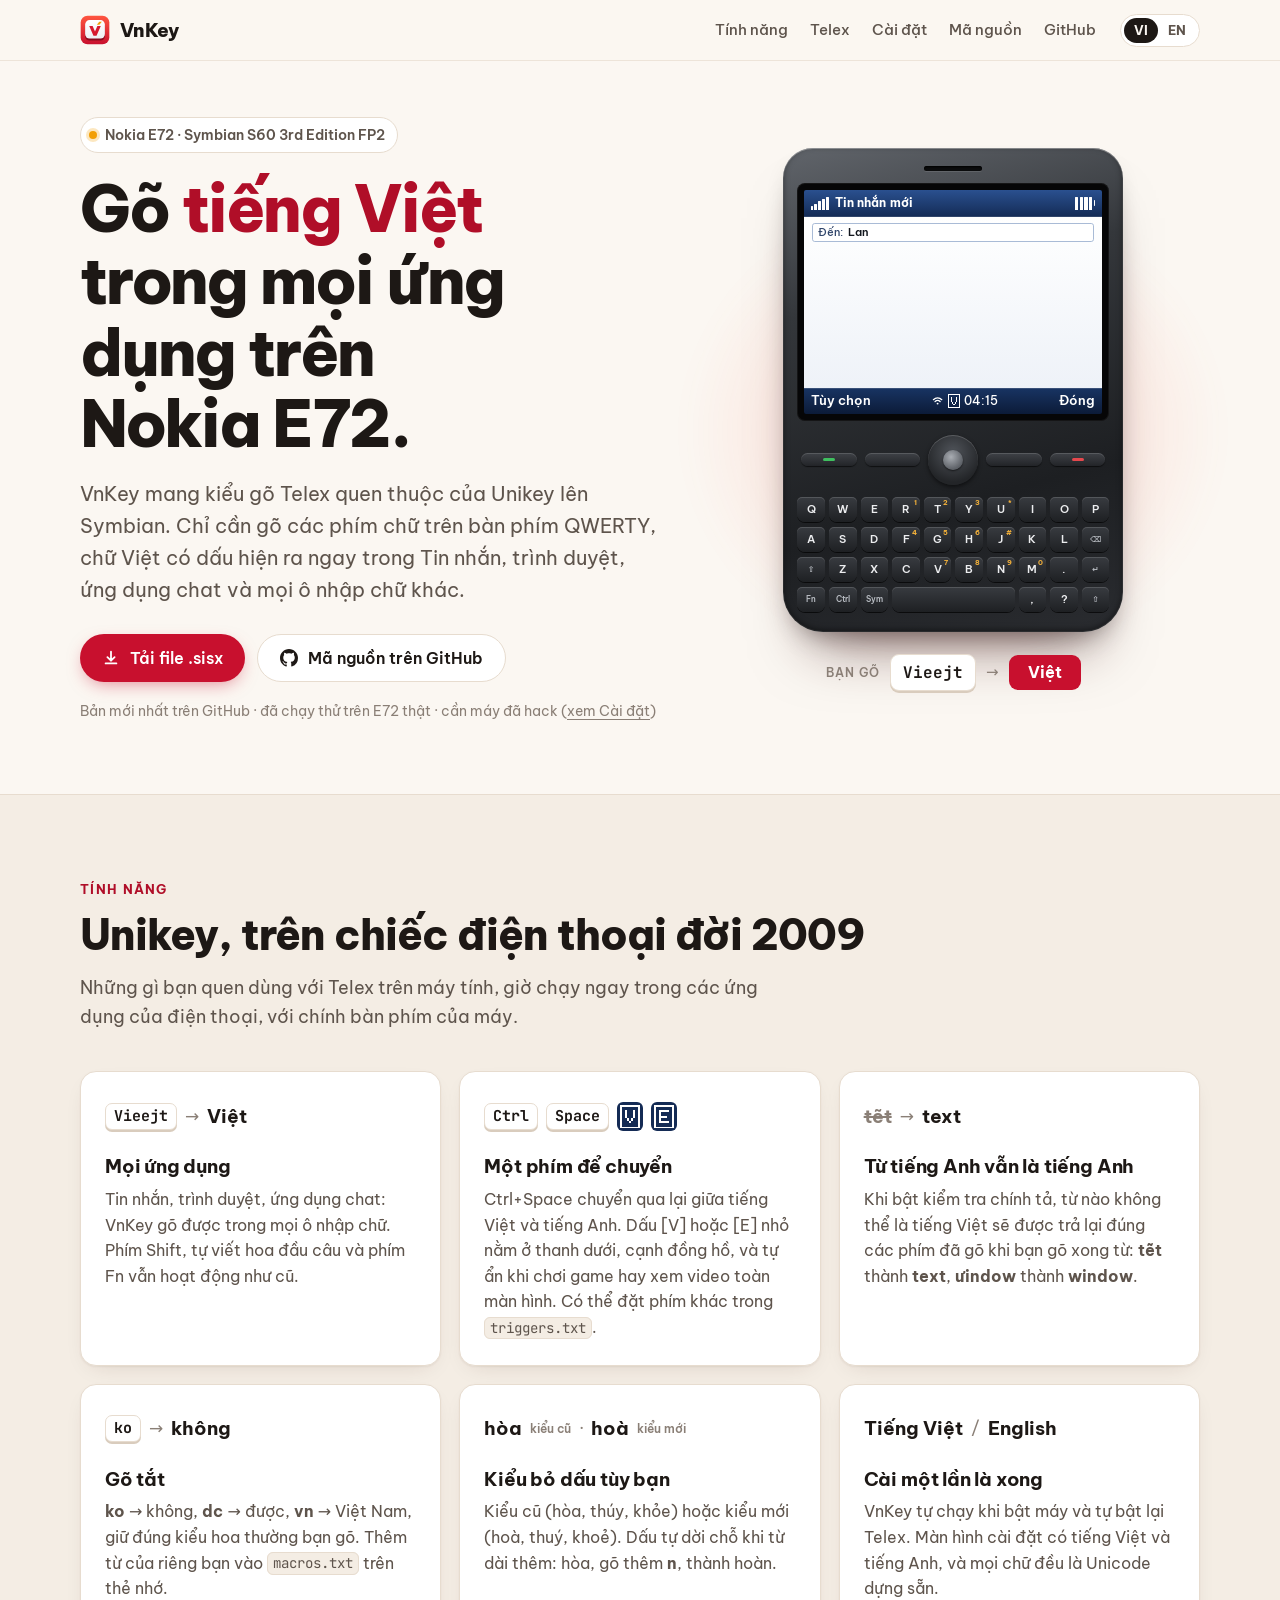
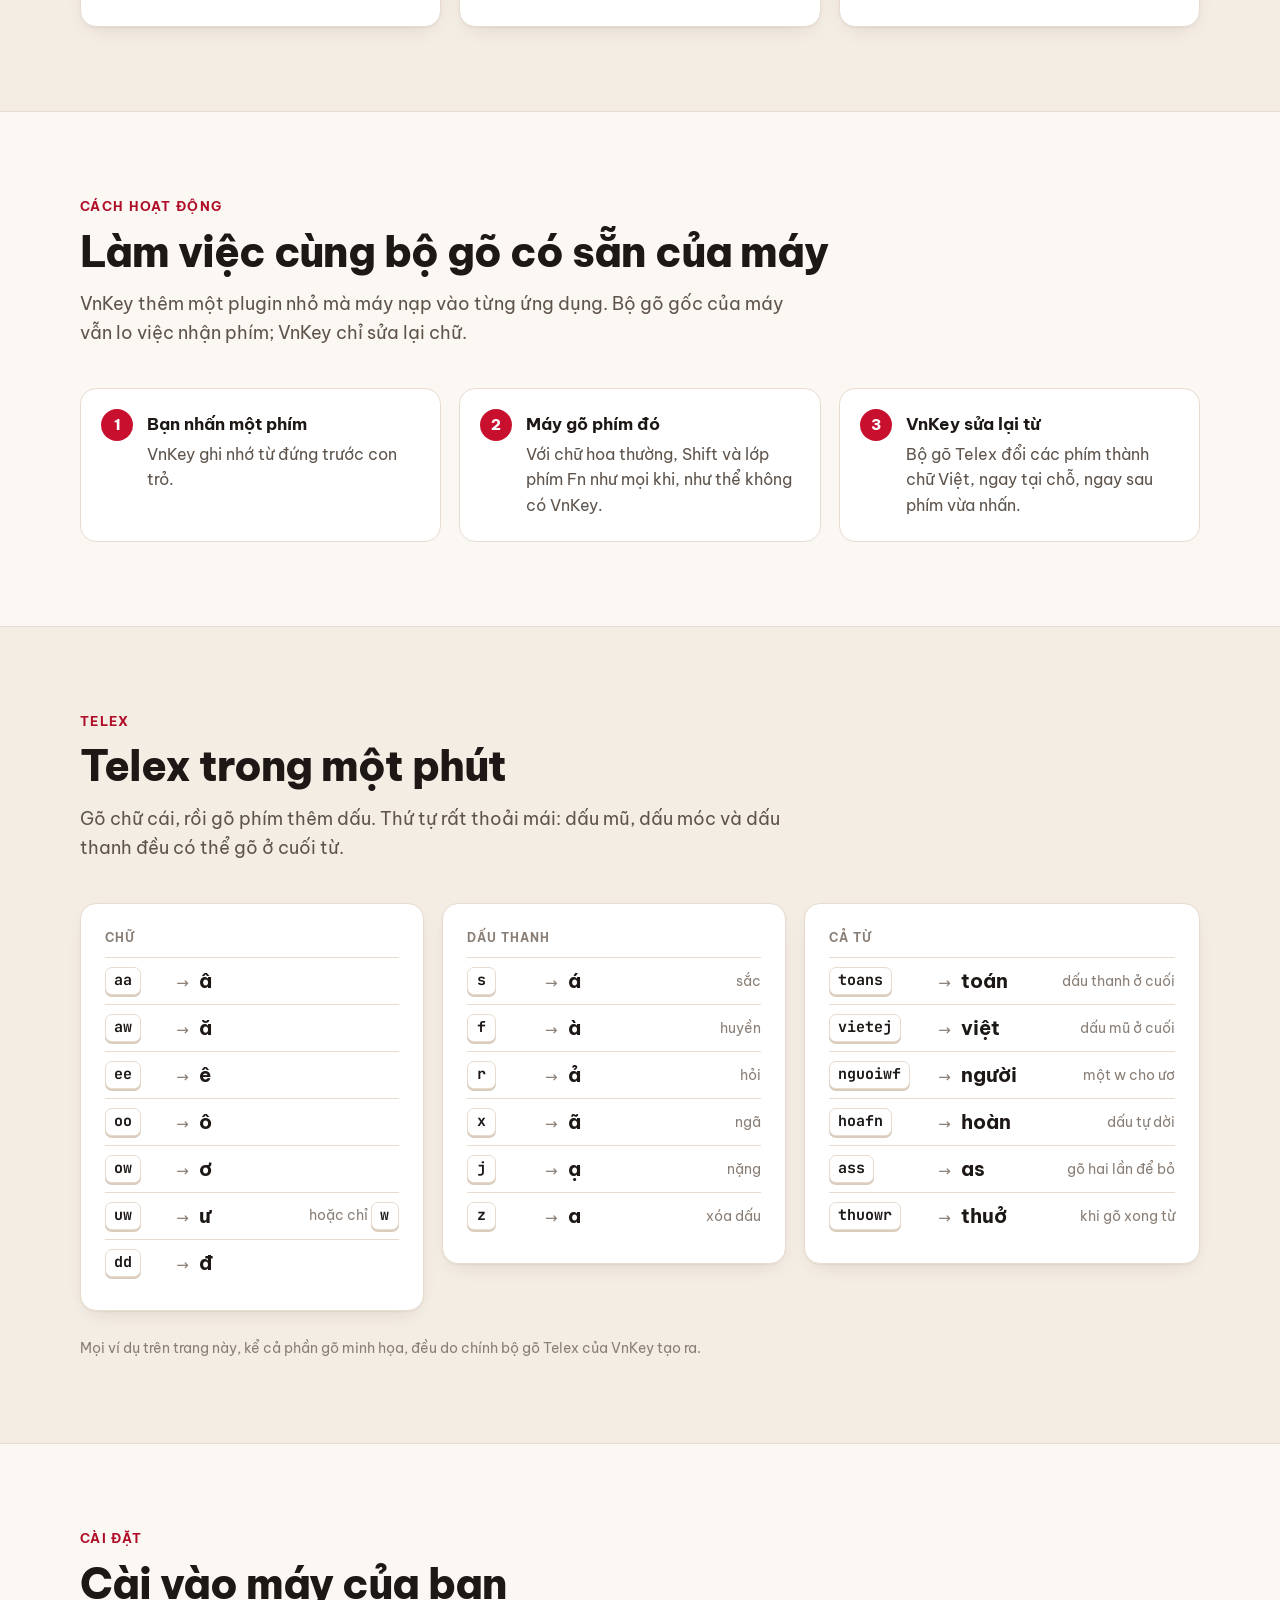
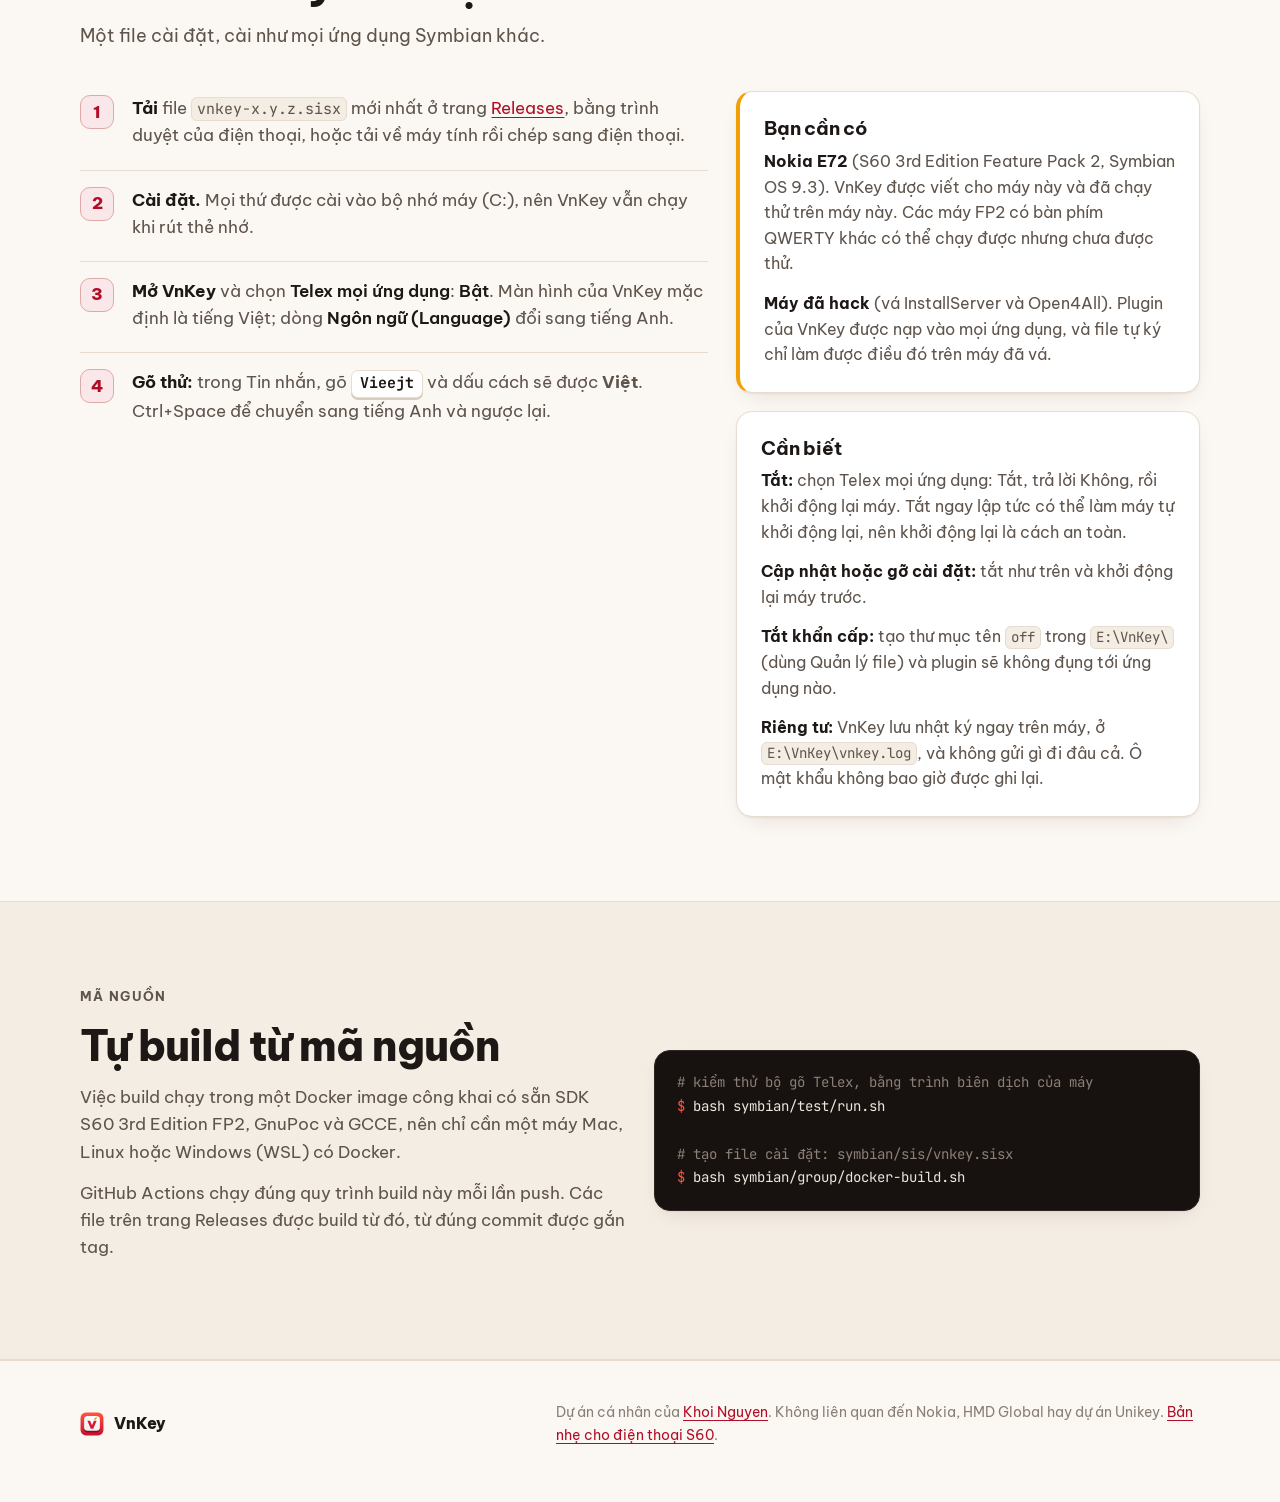
<file: site/index.html>
<!doctype html>
<html lang="vi">
<head>
<meta charset="utf-8">
<meta name="viewport" content="width=device-width, initial-scale=1">
<script>
// The phones' own browsers (S60, Opera Mini) get the lite page; ?full keeps this one.
if (!/[?&]full/.test(location.search) && /SymbianOS|SymbOS|Series ?60|Opera Mini|J2ME|MIDP/i.test(navigator.userAgent)) location.replace("m/");
</script>
<title>VnKey · Gõ tiếng Việt Telex cho Nokia E72</title>
<meta name="description" content="VnKey mang kiểu gõ Telex của Unikey vào mọi ứng dụng trên Nokia E72 (Symbian S60 3rd Edition FP2).">
<meta property="og:title" content="VnKey · Gõ tiếng Việt Telex cho Nokia E72">
<meta property="og:description" content="Gõ tiếng Việt trong mọi ứng dụng trên điện thoại Symbian: Tin nhắn, trình duyệt, chat. Telex như Unikey, ngay trên bàn phím QWERTY của E72.">
<meta property="og:locale" content="vi_VN">
<meta name="theme-color" content="#C8102E">
<link rel="icon" href="vnkey.svg" type="image/svg+xml">
<link rel="alternate" hreflang="vi" href="./">
<link rel="alternate" hreflang="en" href="en/">
<link rel="preconnect" href="https://fonts.googleapis.com">
<link rel="preconnect" href="https://fonts.gstatic.com" crossorigin>
<link rel="stylesheet" href="https://fonts.googleapis.com/css2?family=Be+Vietnam+Pro:wght@400;500;600;700;800&family=JetBrains+Mono:wght@500;700&display=swap">
<link rel="stylesheet" href="style.css">
</head>
<body>

<header class="top">
  <div class="wrap">
    <a class="brand" href="./"><img src="vnkey.svg" alt="" width="30" height="30">VnKey</a>
    <nav aria-label="Các phần">
      <a href="#features">Tính năng</a>
      <a href="#telex">Telex</a>
      <a href="#install">Cài đặt</a>
      <a href="#build">Mã nguồn</a>
      <a class="gh" href="https://github.com/minhkhoi-dev/vnkey-s60-eseries">GitHub</a>
    </nav>
    <div class="lang" aria-label="Ngôn ngữ"><a href="./" aria-current="page">VI</a><a href="en/" hreflang="en" lang="en">EN</a></div>
  </div>
</header>

<main>
<section class="hero" aria-labelledby="hero-title">
  <div class="wrap">
    <div>
      <span class="eyebrow"><span class="dot"></span>Nokia E72 · Symbian S60 3rd Edition FP2</span>
      <h1 id="hero-title">Gõ <span class="hl">tiếng Việt</span> trong mọi ứng dụng trên Nokia E72.</h1>
      <p class="lede">VnKey mang kiểu gõ Telex quen thuộc của Unikey lên Symbian. Chỉ cần gõ các phím chữ trên bàn phím QWERTY, chữ Việt có dấu hiện ra ngay trong Tin nhắn, trình duyệt, ứng dụng chat và mọi ô nhập chữ khác.</p>
      <div class="cta">
        <a class="btn btn-primary js-dl" href="https://github.com/minhkhoi-dev/vnkey-s60-eseries/releases/latest">
          <svg viewBox="0 0 20 20" fill="none" stroke="currentColor" stroke-width="2" stroke-linecap="round" stroke-linejoin="round" aria-hidden="true"><path d="M10 3v10m0 0-4-4m4 4 4-4M4 16h12"/></svg>
          Tải file .sisx
        </a>
        <a class="btn btn-ghost" href="https://github.com/minhkhoi-dev/vnkey-s60-eseries">
          <svg viewBox="0 0 16 16" fill="currentColor" aria-hidden="true"><path d="M8 0C3.58 0 0 3.58 0 8c0 3.54 2.29 6.53 5.47 7.59.4.07.55-.17.55-.38 0-.19-.01-.82-.01-1.49-2.01.37-2.53-.49-2.69-.94-.09-.23-.48-.94-.82-1.13-.28-.15-.68-.52-.01-.53.63-.01 1.08.58 1.23.82.72 1.21 1.87.87 2.33.66.07-.52.28-.87.51-1.07-1.78-.2-3.64-.89-3.64-3.95 0-.87.31-1.59.82-2.15-.08-.2-.36-1.02.08-2.12 0 0 .67-.21 2.2.82.64-.18 1.32-.27 2-.27.68 0 1.36.09 2 .27 1.53-1.04 2.2-.82 2.2-.82.44 1.1.16 1.92.08 2.12.51.56.82 1.27.82 2.15 0 3.07-1.87 3.75-3.65 3.95.29.25.54.73.54 1.48 0 1.07-.01 1.93-.01 2.2 0 .21.15.46.55.38A8.013 8.013 0 0 0 16 8c0-4.42-3.58-8-8-8Z"/></svg>
          Mã nguồn trên GitHub
        </a>
      </div>
      <p class="meta"><span class="js-ver" data-fmt="Phiên bản %s">Bản mới nhất trên GitHub</span> · đã chạy thử trên E72 thật · cần máy đã hack (<a href="#install">xem Cài đặt</a>)</p>
    </div>

    <figure class="device" style="margin:0">
      <div class="phone" aria-hidden="true">
        <div class="earpiece"></div>
        <div class="bezel">
          <div class="screen">
            <div class="s60">
              <div class="sp">
                <span class="sig"><i></i><i></i><i></i><i></i><i></i></span>
                <span class="title">Tin nhắn mới</span>
                <span class="bat"><i></i><i></i><i></i><i></i><b></b></span>
              </div>
              <div class="ed">
                <div class="to">Đến: <b>Lan</b></div>
                <div class="msg" id="msg"><span id="typed">Chào bạn, mình đang gõ tiếng Việt trên Nokia E72, không cần máy tính.</span><span class="caret"></span></div>
              </div>
              <div class="cp">
                <span>Tùy chọn</span>
                <span class="mid">
                  <svg class="wlan" viewBox="0 0 12 12" fill="none" stroke="#fff" stroke-width="1.4" stroke-linecap="round"><path d="M1.5 5a6.5 6.5 0 0 1 9 0M3.3 7a4 4 0 0 1 5.4 0"/><circle cx="6" cy="9.2" r="1" fill="#fff" stroke="none"/></svg>
                  <svg id="mark" viewBox="0 0 11 13" shape-rendering="crispEdges"><rect x=".5" y=".5" width="10" height="12" fill="none" stroke="#fff"/><path id="markLetter" fill="#fff" d=""/></svg>
                  <span id="clock">09:41</span>
                </span>
                <span>Đóng</span>
              </div>
            </div>
          </div>
        </div>
        <div class="navkeys">
          <span class="nk call"></span><span class="nk"></span><span class="dpad"></span><span class="nk"></span><span class="nk end"></span>
        </div>
        <div class="kb" id="kb">
          <span class="key" data-k="q">q</span><span class="key" data-k="w">w</span><span class="key" data-k="e">e</span><span class="key" data-k="r">r<sup>1</sup></span><span class="key" data-k="t">t<sup>2</sup></span><span class="key" data-k="y">y<sup>3</sup></span><span class="key" data-k="u">u<sup>*</sup></span><span class="key" data-k="i">i</span><span class="key" data-k="o">o</span><span class="key" data-k="p">p</span>
          <span class="key" data-k="a">a</span><span class="key" data-k="s">s</span><span class="key" data-k="d">d</span><span class="key" data-k="f">f<sup>4</sup></span><span class="key" data-k="g">g<sup>5</sup></span><span class="key" data-k="h">h<sup>6</sup></span><span class="key" data-k="j">j<sup>#</sup></span><span class="key" data-k="k">k</span><span class="key" data-k="l">l</span><span class="key mod" data-k="bksp">⌫</span>
          <span class="key mod" data-k="shift">⇧</span><span class="key" data-k="z">z</span><span class="key" data-k="x">x</span><span class="key" data-k="c">c</span><span class="key" data-k="v">v<sup>7</sup></span><span class="key" data-k="b">b<sup>8</sup></span><span class="key" data-k="n">n<sup>9</sup></span><span class="key" data-k="m">m<sup>0</sup></span><span class="key" data-k=".">.</span><span class="key mod" data-k="enter">↵</span>
          <span class="key mod" data-k="fn">Fn</span><span class="key mod" data-k="ctrl">Ctrl</span><span class="key mod" data-k="sym">Sym</span><span class="key space" data-k=" "></span><span class="key" data-k=",">,</span><span class="key" data-k="?">?</span><span class="key mod" data-k="shift2">⇧</span>
        </div>
      </div>
      <figcaption class="demo-cap">
        <span class="lbl">Bạn gõ</span><kbd id="capKeys">Vieejt</kbd><span class="arrow" aria-hidden="true">→</span><span class="out" id="capWord">Việt</span>
      </figcaption>
    </figure>
  </div>
</section>

<section id="features" class="alt" aria-labelledby="features-title">
  <div class="wrap">
    <p class="kicker">Tính năng</p>
    <h2 id="features-title">Unikey, trên chiếc điện thoại đời 2009</h2>
    <p class="sub">Những gì bạn quen dùng với Telex trên máy tính, giờ chạy ngay trong các ứng dụng của điện thoại, với chính bàn phím của máy.</p>
    <div class="grid3">
      <article class="card">
        <div class="sample"><kbd class="k">Vieejt</kbd><span class="to">→</span><span class="res">Việt</span></div>
        <h3>Mọi ứng dụng</h3>
        <p>Tin nhắn, trình duyệt, ứng dụng chat: VnKey gõ được trong mọi ô nhập chữ. Phím Shift, tự viết hoa đầu câu và phím Fn vẫn hoạt động như cũ.</p>
      </article>
      <article class="card">
        <div class="sample"><kbd class="k">Ctrl</kbd><kbd class="k">Space</kbd><span class="mk" title="Tiếng Việt"><svg viewBox="0 0 11 13" shape-rendering="crispEdges"><rect x=".5" y=".5" width="10" height="12" fill="none" stroke="#fff"/><path fill="#fff" d="M3 3h1v4H3zM7 3h1v4H7zM4 7h1v2H4zM6 7h1v2H6zM5 9h1v1H5z"/></svg></span><span class="mk" title="Tiếng Anh"><svg viewBox="0 0 11 13" shape-rendering="crispEdges"><rect x=".5" y=".5" width="10" height="12" fill="none" stroke="#fff"/><path fill="#fff" d="M3 3h5v1H3zM3 4h1v5H3zM4 6h3v1H4zM3 9h5v1H3z"/></svg></span></div>
        <h3>Một phím để chuyển</h3>
        <p>Ctrl+Space chuyển qua lại giữa tiếng Việt và tiếng Anh. Dấu [V] hoặc [E] nhỏ nằm ở thanh dưới, cạnh đồng hồ, và tự ẩn khi chơi game hay xem video toàn màn hình. Có thể đặt phím khác trong <code>triggers.txt</code>.</p>
      </article>
      <article class="card">
        <div class="sample"><span class="res" style="color:var(--ink-3);text-decoration:line-through;text-decoration-thickness:2px">tẽt</span><span class="to">→</span><span class="res">text</span></div>
        <h3>Từ tiếng Anh vẫn là tiếng Anh</h3>
        <p>Khi bật kiểm tra chính tả, từ nào không thể là tiếng Việt sẽ được trả lại đúng các phím đã gõ khi bạn gõ xong từ: <b>tẽt</b> thành <b>text</b>, <b>ưindow</b> thành <b>window</b>.</p>
      </article>
      <article class="card">
        <div class="sample"><kbd class="k">ko</kbd><span class="to">→</span><span class="res">không</span></div>
        <h3>Gõ tắt</h3>
        <p><b>ko</b> → không, <b>dc</b> → được, <b>vn</b> → Việt Nam, giữ đúng kiểu hoa thường bạn gõ. Thêm từ của riêng bạn vào <code>macros.txt</code> trên thẻ nhớ.</p>
      </article>
      <article class="card">
        <div class="sample"><span class="res">hòa</span><span class="tag">kiểu cũ</span><span class="to">·</span><span class="res">hoà</span><span class="tag">kiểu mới</span></div>
        <h3>Kiểu bỏ dấu tùy bạn</h3>
        <p>Kiểu cũ (hòa, thúy, khỏe) hoặc kiểu mới (hoà, thuý, khoẻ). Dấu tự dời chỗ khi từ dài thêm: hòa, gõ thêm <b>n</b>, thành hoàn.</p>
      </article>
      <article class="card">
        <div class="sample"><span class="res">Tiếng Việt</span><span class="to">/</span><span class="res">English</span></div>
        <h3>Cài một lần là xong</h3>
        <p>VnKey tự chạy khi bật máy và tự bật lại Telex. Màn hình cài đặt có tiếng Việt và tiếng Anh, và mọi chữ đều là Unicode dựng sẵn.</p>
      </article>
    </div>
  </div>
</section>

<section aria-labelledby="how-title">
  <div class="wrap">
    <p class="kicker">Cách hoạt động</p>
    <h2 id="how-title">Làm việc cùng bộ gõ có sẵn của máy</h2>
    <p class="sub">VnKey thêm một plugin nhỏ mà máy nạp vào từng ứng dụng. Bộ gõ gốc của máy vẫn lo việc nhận phím; VnKey chỉ sửa lại chữ.</p>
    <ol class="steps">
      <li><strong>Bạn nhấn một phím</strong>VnKey ghi nhớ từ đứng trước con trỏ.</li>
      <li><strong>Máy gõ phím đó</strong>Với chữ hoa thường, Shift và lớp phím Fn như mọi khi, như thể không có VnKey.</li>
      <li><strong>VnKey sửa lại từ</strong>Bộ gõ Telex đổi các phím thành chữ Việt, ngay tại chỗ, ngay sau phím vừa nhấn.</li>
    </ol>
  </div>
</section>

<section id="telex" class="alt" aria-labelledby="telex-title">
  <div class="wrap">
    <p class="kicker">Telex</p>
    <h2 id="telex-title">Telex trong một phút</h2>
    <p class="sub">Gõ chữ cái, rồi gõ phím thêm dấu. Thứ tự rất thoải mái: dấu mũ, dấu móc và dấu thanh đều có thể gõ ở cuối từ.</p>
    <div class="telex">
      <div class="card">
        <table class="tbl">
          <thead><tr><th colspan="2">Chữ</th><th></th></tr></thead>
          <tbody>
            <tr><td><kbd class="k">aa</kbd></td><td class="r">â</td><td></td></tr>
            <tr><td><kbd class="k">aw</kbd></td><td class="r">ă</td><td></td></tr>
            <tr><td><kbd class="k">ee</kbd></td><td class="r">ê</td><td></td></tr>
            <tr><td><kbd class="k">oo</kbd></td><td class="r">ô</td><td></td></tr>
            <tr><td><kbd class="k">ow</kbd></td><td class="r">ơ</td><td></td></tr>
            <tr><td><kbd class="k">uw</kbd></td><td class="r">ư</td><td>hoặc chỉ <kbd class="k">w</kbd></td></tr>
            <tr><td><kbd class="k">dd</kbd></td><td class="r">đ</td><td></td></tr>
          </tbody>
        </table>
      </div>
      <div class="card">
        <table class="tbl">
          <thead><tr><th colspan="2">Dấu thanh</th><th></th></tr></thead>
          <tbody>
            <tr><td><kbd class="k">s</kbd></td><td class="r">á</td><td>sắc</td></tr>
            <tr><td><kbd class="k">f</kbd></td><td class="r">à</td><td>huyền</td></tr>
            <tr><td><kbd class="k">r</kbd></td><td class="r">ả</td><td>hỏi</td></tr>
            <tr><td><kbd class="k">x</kbd></td><td class="r">ã</td><td>ngã</td></tr>
            <tr><td><kbd class="k">j</kbd></td><td class="r">ạ</td><td>nặng</td></tr>
            <tr><td><kbd class="k">z</kbd></td><td class="r">a</td><td>xóa dấu</td></tr>
          </tbody>
        </table>
      </div>
      <div class="card tricks">
        <table class="tbl">
          <thead><tr><th colspan="2">Cả từ</th><th></th></tr></thead>
          <tbody>
            <tr><td><kbd class="k">toans</kbd></td><td class="r">toán</td><td>dấu thanh ở cuối</td></tr>
            <tr><td><kbd class="k">vietej</kbd></td><td class="r">việt</td><td>dấu mũ ở cuối</td></tr>
            <tr><td><kbd class="k">nguoiwf</kbd></td><td class="r">người</td><td>một w cho ươ</td></tr>
            <tr><td><kbd class="k">hoafn</kbd></td><td class="r">hoàn</td><td>dấu tự dời</td></tr>
            <tr><td><kbd class="k">ass</kbd></td><td class="r">as</td><td>gõ hai lần để bỏ</td></tr>
            <tr><td><kbd class="k">thuowr</kbd></td><td class="r">thuở</td><td>khi gõ xong từ</td></tr>
          </tbody>
        </table>
      </div>
    </div>
    <p class="note">Mọi ví dụ trên trang này, kể cả phần gõ minh họa, đều do chính bộ gõ Telex của VnKey tạo ra.</p>
  </div>
</section>

<section id="install" aria-labelledby="install-title">
  <div class="wrap">
    <p class="kicker">Cài đặt</p>
    <h2 id="install-title">Cài vào máy của bạn</h2>
    <p class="sub">Một file cài đặt, cài như mọi ứng dụng Symbian khác.</p>
    <div class="install">
      <ol class="howto">
        <li><strong>Tải</strong> file <code class="js-file">vnkey-x.y.z.sisx</code> mới nhất ở trang <a class="js-dl" href="https://github.com/minhkhoi-dev/vnkey-s60-eseries/releases/latest">Releases</a>, bằng trình duyệt của điện thoại, hoặc tải về máy tính rồi chép sang điện thoại.</li>
        <li><strong>Cài đặt.</strong> Mọi thứ được cài vào bộ nhớ máy (C:), nên VnKey vẫn chạy khi rút thẻ nhớ.</li>
        <li><strong>Mở VnKey</strong> và chọn <i class="vi">Telex mọi ứng dụng</i>: <i class="vi">Bật</i>. Màn hình của VnKey mặc định là tiếng Việt; dòng <i class="vi">Ngôn ngữ (Language)</i> đổi sang tiếng Anh.</li>
        <li><strong>Gõ thử:</strong> trong Tin nhắn, gõ <kbd class="k">Vieejt</kbd> và dấu cách sẽ được <b>Việt</b>. Ctrl+Space để chuyển sang tiếng Anh và ngược lại.</li>
      </ol>
      <div>
        <div class="card req">
          <h3>Bạn cần có</h3>
          <ul>
            <li><strong>Nokia E72</strong> (S60 3rd Edition Feature Pack 2, Symbian OS 9.3). VnKey được viết cho máy này và đã chạy thử trên máy này. Các máy FP2 có bàn phím QWERTY khác có thể chạy được nhưng chưa được thử.</li>
            <li><strong>Máy đã hack</strong> (vá InstallServer và Open4All). Plugin của VnKey được nạp vào mọi ứng dụng, và file tự ký chỉ làm được điều đó trên máy đã vá.</li>
          </ul>
        </div>
        <div class="card good">
          <h3>Cần biết</h3>
          <ul>
            <li><strong>Tắt:</strong> chọn Telex mọi ứng dụng: Tắt, trả lời Không, rồi khởi động lại máy. Tắt ngay lập tức có thể làm máy tự khởi động lại, nên khởi động lại là cách an toàn.</li>
            <li><strong>Cập nhật hoặc gỡ cài đặt:</strong> tắt như trên và khởi động lại máy trước.</li>
            <li><strong>Tắt khẩn cấp:</strong> tạo thư mục tên <code>off</code> trong <code>E:\VnKey\</code> (dùng Quản lý file) và plugin sẽ không đụng tới ứng dụng nào.</li>
            <li><strong>Riêng tư:</strong> VnKey lưu nhật ký ngay trên máy, ở <code>E:\VnKey\vnkey.log</code>, và không gửi gì đi đâu cả. Ô mật khẩu không bao giờ được ghi lại.</li>
          </ul>
        </div>
      </div>
    </div>
  </div>
</section>

<section id="build" class="alt" aria-labelledby="build-title">
  <div class="wrap build">
    <div>
      <p class="kicker">Mã nguồn</p>
      <h2 id="build-title">Tự build từ mã nguồn</h2>
      <p>Việc build chạy trong một Docker image công khai có sẵn SDK S60 3rd Edition FP2, GnuPoc và GCCE, nên chỉ cần một máy Mac, Linux hoặc Windows (WSL) có Docker.</p>
      <p>GitHub Actions chạy đúng quy trình build này mỗi lần push. Các file trên trang Releases được build từ đó, từ đúng commit được gắn tag.</p>
    </div>
    <pre><code><span class="c"># kiểm thử bộ gõ Telex, bằng trình biên dịch của máy</span>
<span class="p">$ </span>bash symbian/test/run.sh

<span class="c"># tạo file cài đặt: symbian/sis/vnkey.sisx</span>
<span class="p">$ </span>bash symbian/group/docker-build.sh</code></pre>
  </div>
</section>
</main>

<footer>
  <div class="wrap">
    <a class="brand" href="./"><img src="vnkey.svg" alt="" width="24" height="24">VnKey</a>
    <p>Dự án cá nhân của <a href="https://github.com/minhkhoi-dev">Khoi Nguyen</a>. Không liên quan đến Nokia, HMD Global hay dự án Unikey. <a href="m/">Bản nhẹ cho điện thoại S60</a>.</p>
  </div>
</footer>

<script src="app.js"></script>
</body>
</html>
</file>
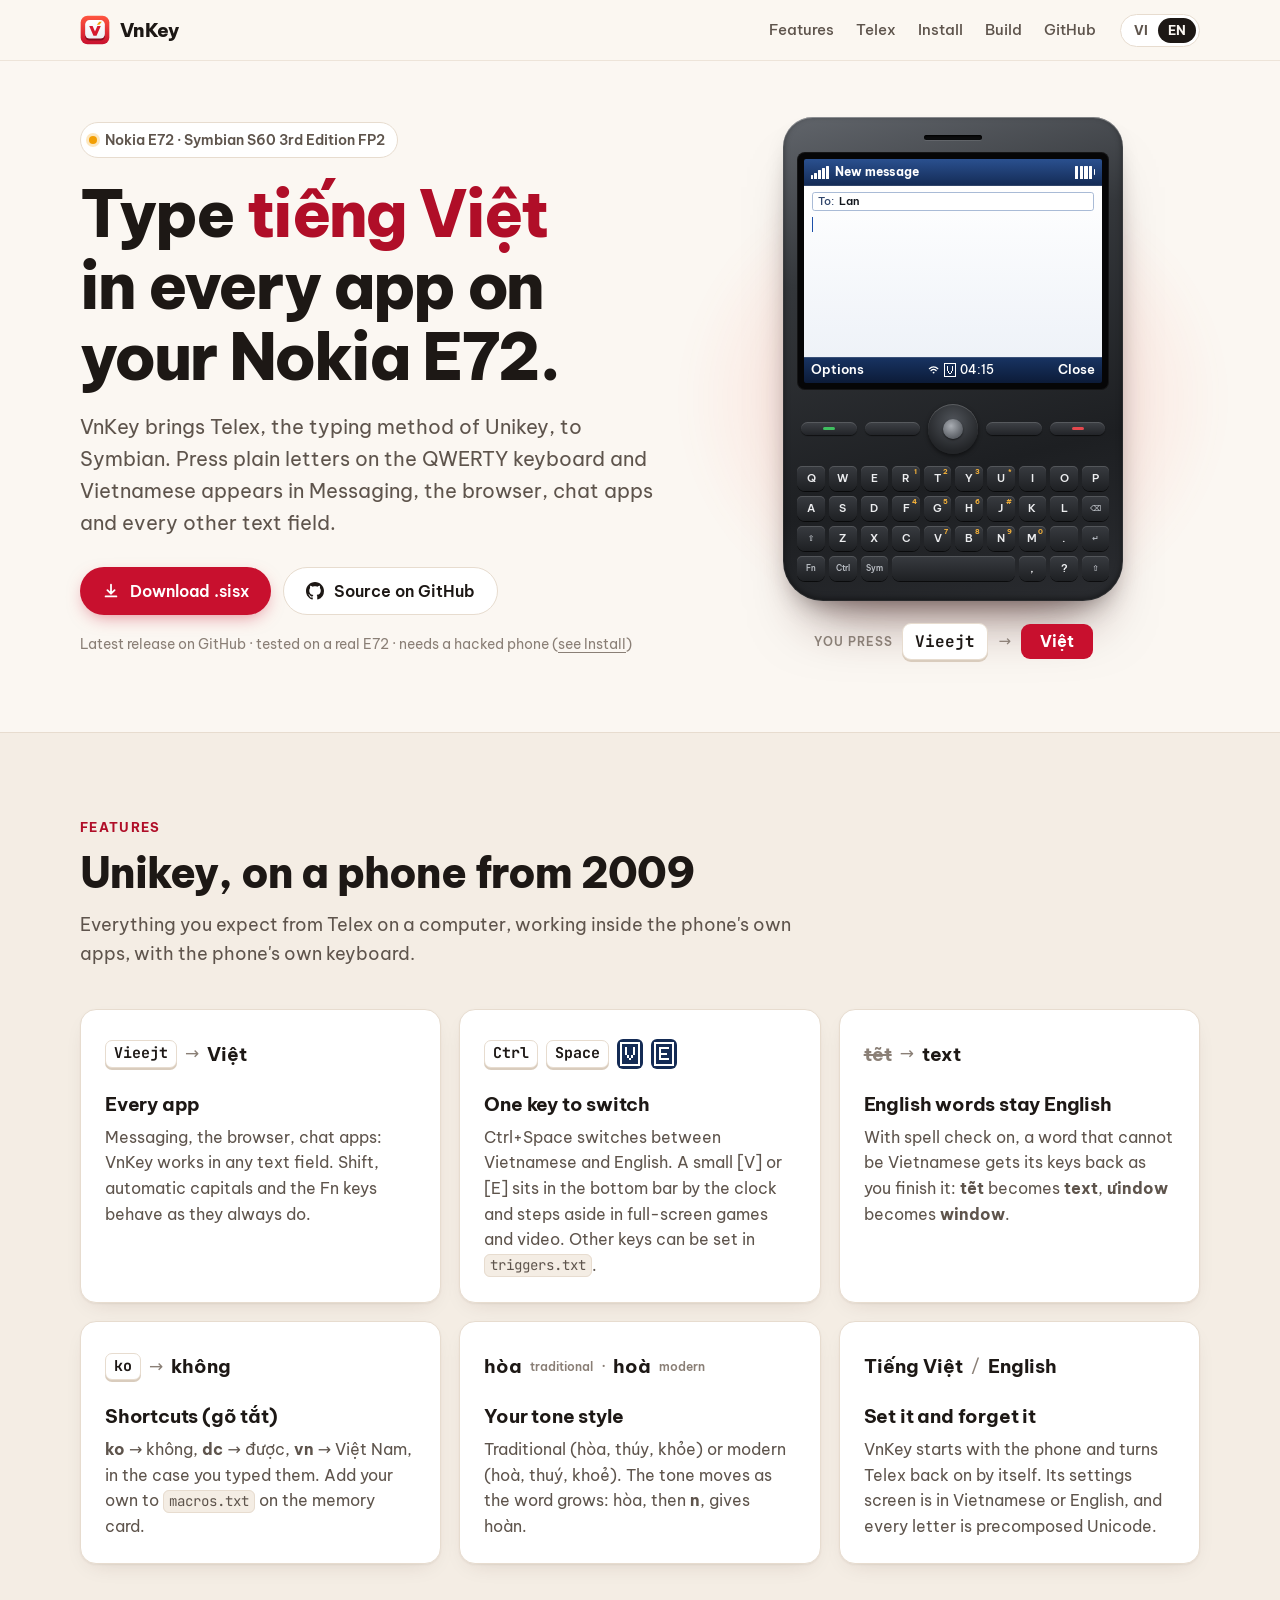
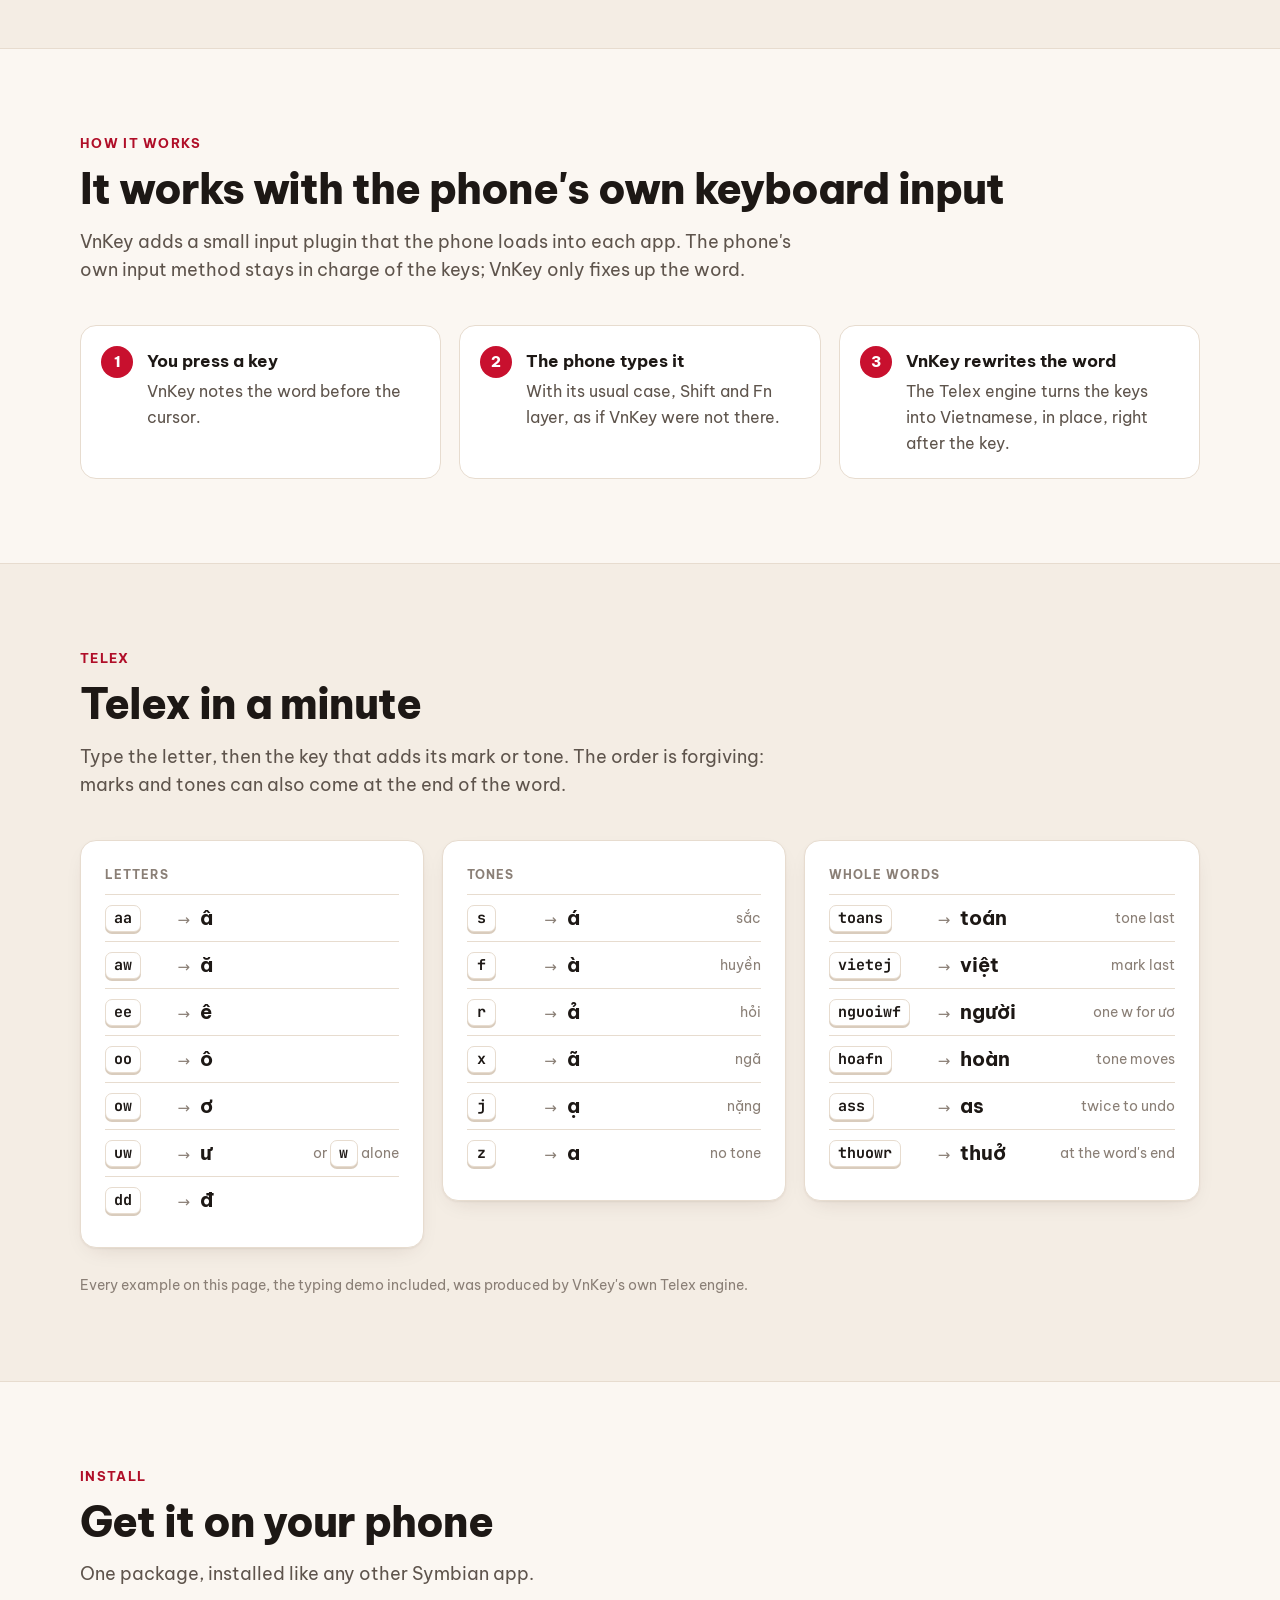
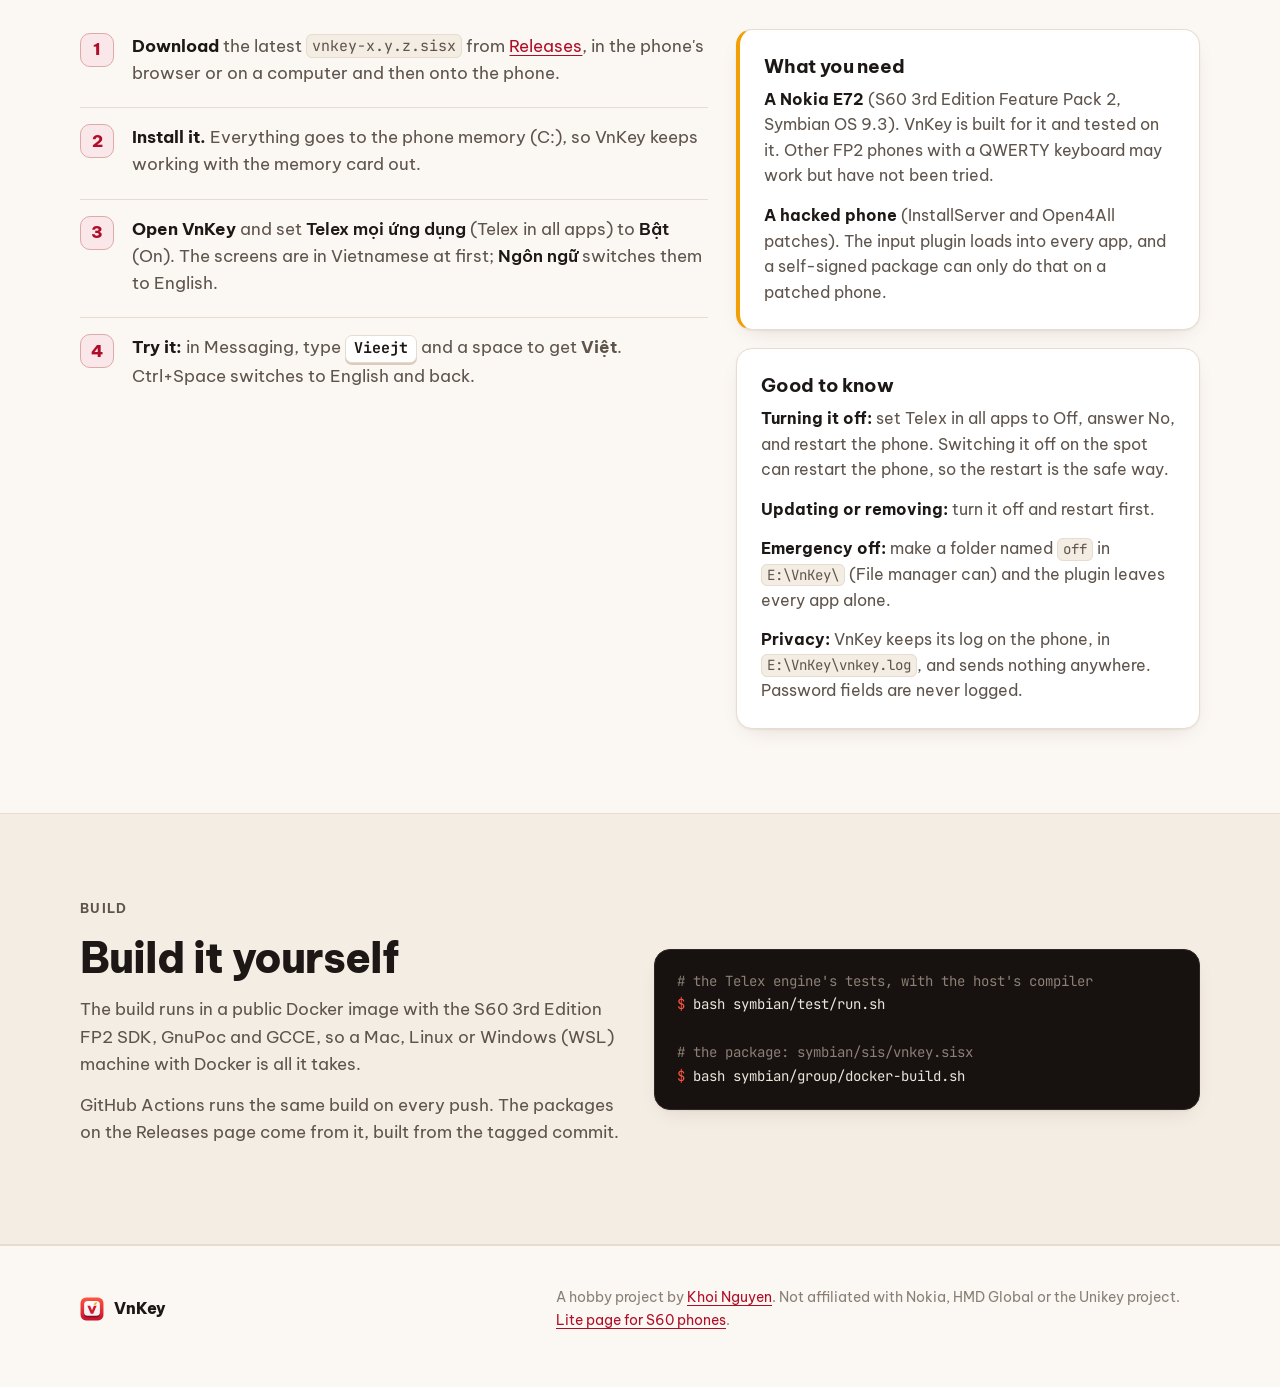
<file: site/en/index.html>
<!doctype html>
<html lang="en">
<head>
<meta charset="utf-8">
<meta name="viewport" content="width=device-width, initial-scale=1">
<script>
// The phones' own browsers (S60, Opera Mini) get the lite page; ?full keeps this one.
if (!/[?&]full/.test(location.search) && /SymbianOS|SymbOS|Series ?60|Opera Mini|J2ME|MIDP/i.test(navigator.userAgent)) location.replace("../m/en.html");
</script>
<title>VnKey · Vietnamese Telex for the Nokia E72</title>
<meta name="description" content="VnKey brings Telex, the Vietnamese typing method of Unikey, to every app on the Nokia E72 (Symbian S60 3rd Edition FP2).">
<meta property="og:title" content="VnKey · Vietnamese Telex for the Nokia E72">
<meta property="og:description" content="Type Vietnamese in every app on a Symbian phone: Messaging, the browser, chat. Telex like Unikey, on the E72's QWERTY keyboard.">
<meta name="theme-color" content="#C8102E">
<link rel="icon" href="../vnkey.svg" type="image/svg+xml">
<link rel="alternate" hreflang="vi" href="../">
<link rel="alternate" hreflang="en" href="./">
<link rel="preconnect" href="https://fonts.googleapis.com">
<link rel="preconnect" href="https://fonts.gstatic.com" crossorigin>
<link rel="stylesheet" href="https://fonts.googleapis.com/css2?family=Be+Vietnam+Pro:wght@400;500;600;700;800&family=JetBrains+Mono:wght@500;700&display=swap">
<link rel="stylesheet" href="../style.css">
</head>
<body>

<header class="top">
  <div class="wrap">
    <a class="brand" href="./"><img src="../vnkey.svg" alt="" width="30" height="30">VnKey</a>
    <nav aria-label="Sections">
      <a href="#features">Features</a>
      <a href="#telex">Telex</a>
      <a href="#install">Install</a>
      <a href="#build">Build</a>
      <a class="gh" href="https://github.com/minhkhoi-dev/vnkey-s60-eseries">GitHub</a>
    </nav>
    <div class="lang" aria-label="Language"><a href="../" hreflang="vi" lang="vi">VI</a><a href="./" aria-current="page">EN</a></div>
  </div>
</header>

<main>
<section class="hero" aria-labelledby="hero-title">
  <div class="wrap">
    <div>
      <span class="eyebrow"><span class="dot"></span>Nokia E72 · Symbian S60 3rd Edition FP2</span>
      <h1 id="hero-title">Type <span class="hl">tiếng Việt</span> in every app on your Nokia E72.</h1>
      <p class="lede">VnKey brings Telex, the typing method of Unikey, to Symbian. Press plain letters on the QWERTY keyboard and Vietnamese appears in Messaging, the browser, chat apps and every other text field.</p>
      <div class="cta">
        <a class="btn btn-primary js-dl" href="https://github.com/minhkhoi-dev/vnkey-s60-eseries/releases/latest">
          <svg viewBox="0 0 20 20" fill="none" stroke="currentColor" stroke-width="2" stroke-linecap="round" stroke-linejoin="round" aria-hidden="true"><path d="M10 3v10m0 0-4-4m4 4 4-4M4 16h12"/></svg>
          Download .sisx
        </a>
        <a class="btn btn-ghost" href="https://github.com/minhkhoi-dev/vnkey-s60-eseries">
          <svg viewBox="0 0 16 16" fill="currentColor" aria-hidden="true"><path d="M8 0C3.58 0 0 3.58 0 8c0 3.54 2.29 6.53 5.47 7.59.4.07.55-.17.55-.38 0-.19-.01-.82-.01-1.49-2.01.37-2.53-.49-2.69-.94-.09-.23-.48-.94-.82-1.13-.28-.15-.68-.52-.01-.53.63-.01 1.08.58 1.23.82.72 1.21 1.87.87 2.33.66.07-.52.28-.87.51-1.07-1.78-.2-3.64-.89-3.64-3.95 0-.87.31-1.59.82-2.15-.08-.2-.36-1.02.08-2.12 0 0 .67-.21 2.2.82.64-.18 1.32-.27 2-.27.68 0 1.36.09 2 .27 1.53-1.04 2.2-.82 2.2-.82.44 1.1.16 1.92.08 2.12.51.56.82 1.27.82 2.15 0 3.07-1.87 3.75-3.65 3.95.29.25.54.73.54 1.48 0 1.07-.01 1.93-.01 2.2 0 .21.15.46.55.38A8.013 8.013 0 0 0 16 8c0-4.42-3.58-8-8-8Z"/></svg>
          Source on GitHub
        </a>
      </div>
      <p class="meta"><span class="js-ver" data-fmt="Version %s">Latest release on GitHub</span> · tested on a real E72 · needs a hacked phone (<a href="#install">see Install</a>)</p>
    </div>

    <figure class="device" style="margin:0">
      <div class="phone" aria-hidden="true">
        <div class="earpiece"></div>
        <div class="bezel">
          <div class="screen">
            <div class="s60">
              <div class="sp">
                <span class="sig"><i></i><i></i><i></i><i></i><i></i></span>
                <span class="title">New message</span>
                <span class="bat"><i></i><i></i><i></i><i></i><b></b></span>
              </div>
              <div class="ed">
                <div class="to">To: <b>Lan</b></div>
                <div class="msg" id="msg"><span id="typed">Chào bạn, mình đang gõ tiếng Việt trên Nokia E72, không cần máy tính.</span><span class="caret"></span></div>
              </div>
              <div class="cp">
                <span>Options</span>
                <span class="mid">
                  <svg class="wlan" viewBox="0 0 12 12" fill="none" stroke="#fff" stroke-width="1.4" stroke-linecap="round"><path d="M1.5 5a6.5 6.5 0 0 1 9 0M3.3 7a4 4 0 0 1 5.4 0"/><circle cx="6" cy="9.2" r="1" fill="#fff" stroke="none"/></svg>
                  <svg id="mark" viewBox="0 0 11 13" shape-rendering="crispEdges"><rect x=".5" y=".5" width="10" height="12" fill="none" stroke="#fff"/><path id="markLetter" fill="#fff" d=""/></svg>
                  <span id="clock">09:41</span>
                </span>
                <span>Close</span>
              </div>
            </div>
          </div>
        </div>
        <div class="navkeys">
          <span class="nk call"></span><span class="nk"></span><span class="dpad"></span><span class="nk"></span><span class="nk end"></span>
        </div>
        <div class="kb" id="kb">
          <span class="key" data-k="q">q</span><span class="key" data-k="w">w</span><span class="key" data-k="e">e</span><span class="key" data-k="r">r<sup>1</sup></span><span class="key" data-k="t">t<sup>2</sup></span><span class="key" data-k="y">y<sup>3</sup></span><span class="key" data-k="u">u<sup>*</sup></span><span class="key" data-k="i">i</span><span class="key" data-k="o">o</span><span class="key" data-k="p">p</span>
          <span class="key" data-k="a">a</span><span class="key" data-k="s">s</span><span class="key" data-k="d">d</span><span class="key" data-k="f">f<sup>4</sup></span><span class="key" data-k="g">g<sup>5</sup></span><span class="key" data-k="h">h<sup>6</sup></span><span class="key" data-k="j">j<sup>#</sup></span><span class="key" data-k="k">k</span><span class="key" data-k="l">l</span><span class="key mod" data-k="bksp">⌫</span>
          <span class="key mod" data-k="shift">⇧</span><span class="key" data-k="z">z</span><span class="key" data-k="x">x</span><span class="key" data-k="c">c</span><span class="key" data-k="v">v<sup>7</sup></span><span class="key" data-k="b">b<sup>8</sup></span><span class="key" data-k="n">n<sup>9</sup></span><span class="key" data-k="m">m<sup>0</sup></span><span class="key" data-k=".">.</span><span class="key mod" data-k="enter">↵</span>
          <span class="key mod" data-k="fn">Fn</span><span class="key mod" data-k="ctrl">Ctrl</span><span class="key mod" data-k="sym">Sym</span><span class="key space" data-k=" "></span><span class="key" data-k=",">,</span><span class="key" data-k="?">?</span><span class="key mod" data-k="shift2">⇧</span>
        </div>
      </div>
      <figcaption class="demo-cap">
        <span class="lbl">You press</span><kbd id="capKeys">Vieejt</kbd><span class="arrow" aria-hidden="true">→</span><span class="out" id="capWord">Việt</span>
      </figcaption>
    </figure>
  </div>
</section>

<section id="features" class="alt" aria-labelledby="features-title">
  <div class="wrap">
    <p class="kicker">Features</p>
    <h2 id="features-title">Unikey, on a phone from 2009</h2>
    <p class="sub">Everything you expect from Telex on a computer, working inside the phone's own apps, with the phone's own keyboard.</p>
    <div class="grid3">
      <article class="card">
        <div class="sample"><kbd class="k">Vieejt</kbd><span class="to">→</span><span class="res">Việt</span></div>
        <h3>Every app</h3>
        <p>Messaging, the browser, chat apps: VnKey works in any text field. Shift, automatic capitals and the Fn keys behave as they always do.</p>
      </article>
      <article class="card">
        <div class="sample"><kbd class="k">Ctrl</kbd><kbd class="k">Space</kbd><span class="mk" title="Vietnamese"><svg viewBox="0 0 11 13" shape-rendering="crispEdges"><rect x=".5" y=".5" width="10" height="12" fill="none" stroke="#fff"/><path fill="#fff" d="M3 3h1v4H3zM7 3h1v4H7zM4 7h1v2H4zM6 7h1v2H6zM5 9h1v1H5z"/></svg></span><span class="mk" title="English"><svg viewBox="0 0 11 13" shape-rendering="crispEdges"><rect x=".5" y=".5" width="10" height="12" fill="none" stroke="#fff"/><path fill="#fff" d="M3 3h5v1H3zM3 4h1v5H3zM4 6h3v1H4zM3 9h5v1H3z"/></svg></span></div>
        <h3>One key to switch</h3>
        <p>Ctrl+Space switches between Vietnamese and English. A small [V] or [E] sits in the bottom bar by the clock and steps aside in full-screen games and video. Other keys can be set in <code>triggers.txt</code>.</p>
      </article>
      <article class="card">
        <div class="sample"><span class="res" style="color:var(--ink-3);text-decoration:line-through;text-decoration-thickness:2px">tẽt</span><span class="to">→</span><span class="res">text</span></div>
        <h3>English words stay English</h3>
        <p>With spell check on, a word that cannot be Vietnamese gets its keys back as you finish it: <b>tẽt</b> becomes <b>text</b>, <b>ưindow</b> becomes <b>window</b>.</p>
      </article>
      <article class="card">
        <div class="sample"><kbd class="k">ko</kbd><span class="to">→</span><span class="res">không</span></div>
        <h3>Shortcuts (gõ tắt)</h3>
        <p><b>ko</b> → không, <b>dc</b> → được, <b>vn</b> → Việt Nam, in the case you typed them. Add your own to <code>macros.txt</code> on the memory card.</p>
      </article>
      <article class="card">
        <div class="sample"><span class="res">hòa</span><span class="tag">traditional</span><span class="to">·</span><span class="res">hoà</span><span class="tag">modern</span></div>
        <h3>Your tone style</h3>
        <p>Traditional (hòa, thúy, khỏe) or modern (hoà, thuý, khoẻ). The tone moves as the word grows: hòa, then <b>n</b>, gives hoàn.</p>
      </article>
      <article class="card">
        <div class="sample"><span class="res">Tiếng Việt</span><span class="to">/</span><span class="res">English</span></div>
        <h3>Set it and forget it</h3>
        <p>VnKey starts with the phone and turns Telex back on by itself. Its settings screen is in Vietnamese or English, and every letter is precomposed Unicode.</p>
      </article>
    </div>
  </div>
</section>

<section aria-labelledby="how-title">
  <div class="wrap">
    <p class="kicker">How it works</p>
    <h2 id="how-title">It works with the phone's own keyboard input</h2>
    <p class="sub">VnKey adds a small input plugin that the phone loads into each app. The phone's own input method stays in charge of the keys; VnKey only fixes up the word.</p>
    <ol class="steps">
      <li><strong>You press a key</strong>VnKey notes the word before the cursor.</li>
      <li><strong>The phone types it</strong>With its usual case, Shift and Fn layer, as if VnKey were not there.</li>
      <li><strong>VnKey rewrites the word</strong>The Telex engine turns the keys into Vietnamese, in place, right after the key.</li>
    </ol>
  </div>
</section>

<section id="telex" class="alt" aria-labelledby="telex-title">
  <div class="wrap">
    <p class="kicker">Telex</p>
    <h2 id="telex-title">Telex in a minute</h2>
    <p class="sub">Type the letter, then the key that adds its mark or tone. The order is forgiving: marks and tones can also come at the end of the word.</p>
    <div class="telex">
      <div class="card">
        <table class="tbl">
          <thead><tr><th colspan="2">Letters</th><th></th></tr></thead>
          <tbody>
            <tr><td><kbd class="k">aa</kbd></td><td class="r">â</td><td></td></tr>
            <tr><td><kbd class="k">aw</kbd></td><td class="r">ă</td><td></td></tr>
            <tr><td><kbd class="k">ee</kbd></td><td class="r">ê</td><td></td></tr>
            <tr><td><kbd class="k">oo</kbd></td><td class="r">ô</td><td></td></tr>
            <tr><td><kbd class="k">ow</kbd></td><td class="r">ơ</td><td></td></tr>
            <tr><td><kbd class="k">uw</kbd></td><td class="r">ư</td><td>or <kbd class="k">w</kbd> alone</td></tr>
            <tr><td><kbd class="k">dd</kbd></td><td class="r">đ</td><td></td></tr>
          </tbody>
        </table>
      </div>
      <div class="card">
        <table class="tbl">
          <thead><tr><th colspan="2">Tones</th><th></th></tr></thead>
          <tbody>
            <tr><td><kbd class="k">s</kbd></td><td class="r">á</td><td>sắc</td></tr>
            <tr><td><kbd class="k">f</kbd></td><td class="r">à</td><td>huyền</td></tr>
            <tr><td><kbd class="k">r</kbd></td><td class="r">ả</td><td>hỏi</td></tr>
            <tr><td><kbd class="k">x</kbd></td><td class="r">ã</td><td>ngã</td></tr>
            <tr><td><kbd class="k">j</kbd></td><td class="r">ạ</td><td>nặng</td></tr>
            <tr><td><kbd class="k">z</kbd></td><td class="r">a</td><td>no tone</td></tr>
          </tbody>
        </table>
      </div>
      <div class="card tricks">
        <table class="tbl">
          <thead><tr><th colspan="2">Whole words</th><th></th></tr></thead>
          <tbody>
            <tr><td><kbd class="k">toans</kbd></td><td class="r">toán</td><td>tone last</td></tr>
            <tr><td><kbd class="k">vietej</kbd></td><td class="r">việt</td><td>mark last</td></tr>
            <tr><td><kbd class="k">nguoiwf</kbd></td><td class="r">người</td><td>one w for ươ</td></tr>
            <tr><td><kbd class="k">hoafn</kbd></td><td class="r">hoàn</td><td>tone moves</td></tr>
            <tr><td><kbd class="k">ass</kbd></td><td class="r">as</td><td>twice to undo</td></tr>
            <tr><td><kbd class="k">thuowr</kbd></td><td class="r">thuở</td><td>at the word's end</td></tr>
          </tbody>
        </table>
      </div>
    </div>
    <p class="note">Every example on this page, the typing demo included, was produced by VnKey's own Telex engine.</p>
  </div>
</section>

<section id="install" aria-labelledby="install-title">
  <div class="wrap">
    <p class="kicker">Install</p>
    <h2 id="install-title">Get it on your phone</h2>
    <p class="sub">One package, installed like any other Symbian app.</p>
    <div class="install">
      <ol class="howto">
        <li><strong>Download</strong> the latest <code class="js-file">vnkey-x.y.z.sisx</code> from <a class="js-dl" href="https://github.com/minhkhoi-dev/vnkey-s60-eseries/releases/latest">Releases</a>, in the phone's browser or on a computer and then onto the phone.</li>
        <li><strong>Install it.</strong> Everything goes to the phone memory (C:), so VnKey keeps working with the memory card out.</li>
        <li><strong>Open VnKey</strong> and set <i class="vi">Telex mọi ứng dụng</i> (Telex in all apps) to <i class="vi">Bật</i> (On). The screens are in Vietnamese at first; <i class="vi">Ngôn ngữ</i> switches them to English.</li>
        <li><strong>Try it:</strong> in Messaging, type <kbd class="k">Vieejt</kbd> and a space to get <b>Việt</b>. Ctrl+Space switches to English and back.</li>
      </ol>
      <div>
        <div class="card req">
          <h3>What you need</h3>
          <ul>
            <li><strong>A Nokia E72</strong> (S60 3rd Edition Feature Pack 2, Symbian OS 9.3). VnKey is built for it and tested on it. Other FP2 phones with a QWERTY keyboard may work but have not been tried.</li>
            <li><strong>A hacked phone</strong> (InstallServer and Open4All patches). The input plugin loads into every app, and a self-signed package can only do that on a patched phone.</li>
          </ul>
        </div>
        <div class="card good">
          <h3>Good to know</h3>
          <ul>
            <li><strong>Turning it off:</strong> set Telex in all apps to Off, answer No, and restart the phone. Switching it off on the spot can restart the phone, so the restart is the safe way.</li>
            <li><strong>Updating or removing:</strong> turn it off and restart first.</li>
            <li><strong>Emergency off:</strong> make a folder named <code>off</code> in <code>E:\VnKey\</code> (File manager can) and the plugin leaves every app alone.</li>
            <li><strong>Privacy:</strong> VnKey keeps its log on the phone, in <code>E:\VnKey\vnkey.log</code>, and sends nothing anywhere. Password fields are never logged.</li>
          </ul>
        </div>
      </div>
    </div>
  </div>
</section>

<section id="build" class="alt" aria-labelledby="build-title">
  <div class="wrap build">
    <div>
      <p class="kicker">Build</p>
      <h2 id="build-title">Build it yourself</h2>
      <p>The build runs in a public Docker image with the S60 3rd Edition FP2 SDK, GnuPoc and GCCE, so a Mac, Linux or Windows (WSL) machine with Docker is all it takes.</p>
      <p>GitHub Actions runs the same build on every push. The packages on the Releases page come from it, built from the tagged commit.</p>
    </div>
    <pre><code><span class="c"># the Telex engine's tests, with the host's compiler</span>
<span class="p">$ </span>bash symbian/test/run.sh

<span class="c"># the package: symbian/sis/vnkey.sisx</span>
<span class="p">$ </span>bash symbian/group/docker-build.sh</code></pre>
  </div>
</section>
</main>

<footer>
  <div class="wrap">
    <a class="brand" href="./"><img src="../vnkey.svg" alt="" width="24" height="24">VnKey</a>
    <p>A hobby project by <a href="https://github.com/minhkhoi-dev">Khoi Nguyen</a>. Not affiliated with Nokia, HMD Global or the Unikey project. <a href="../m/en.html">Lite page for S60 phones</a>.</p>
  </div>
</footer>

<script src="../app.js"></script>
</body>
</html>
</file>
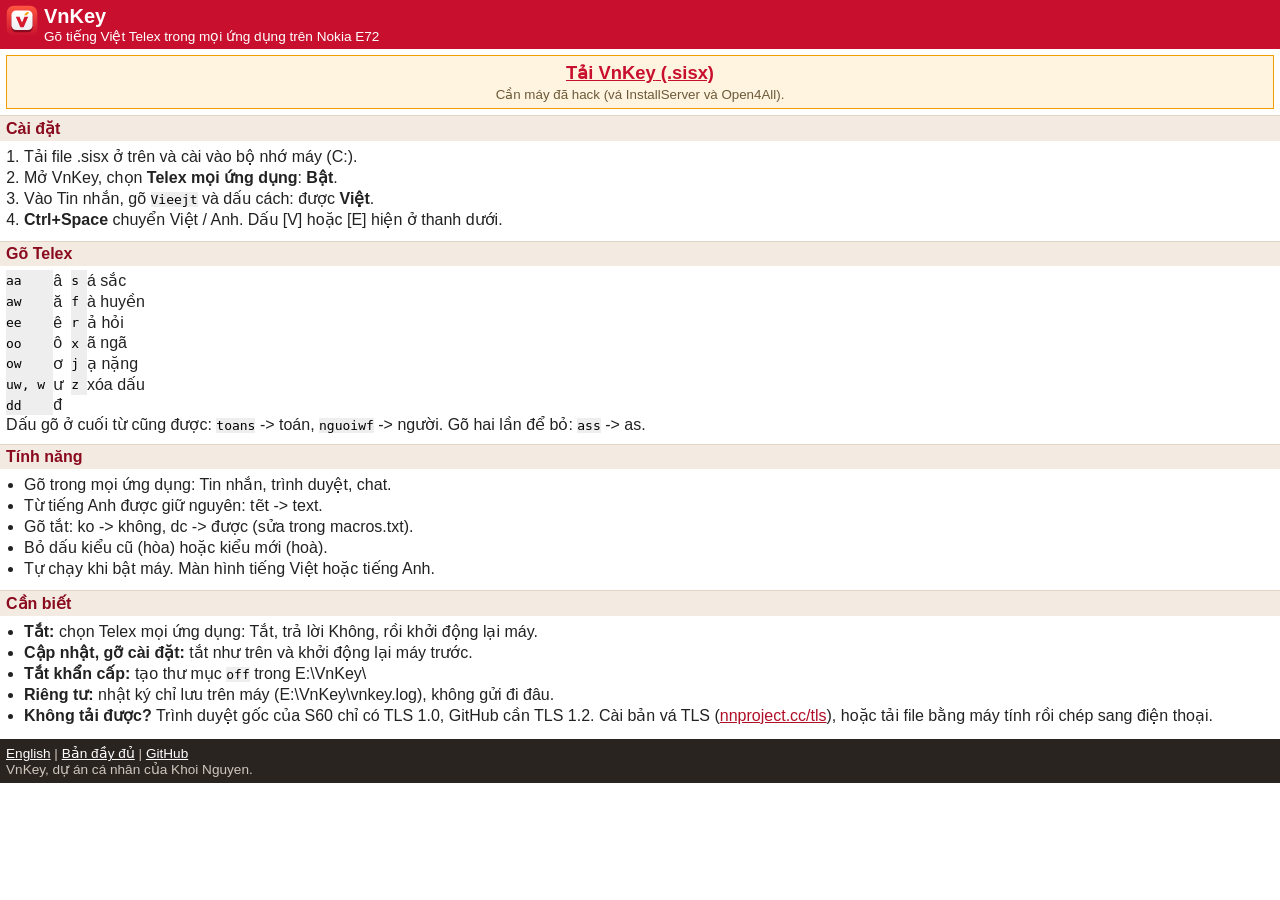
<file: site/m/index.html>
<!DOCTYPE html PUBLIC "-//WAPFORUM//DTD XHTML Mobile 1.2//EN" "http://www.openmobilealliance.org/tech/DTD/xhtml-mobile12.dtd">
<html xmlns="http://www.w3.org/1999/xhtml" xml:lang="vi" lang="vi">
<head>
<meta http-equiv="Content-Type" content="text/html; charset=utf-8" />
<meta name="viewport" content="width=device-width, initial-scale=1" />
<meta name="HandheldFriendly" content="true" />
<title>VnKey - Gõ tiếng Việt cho Nokia E72</title>
<link rel="icon" type="image/png" href="icon.png" />
<!-- The lite page for the phone's own browsers (S60 3rd Edition, Opera Mini): XHTML
     Mobile Profile, no scripts, no web fonts, nothing loaded but icon.png. The Pages
     workflow puts the latest release's .sisx next to it and fills in id="dl" and
     the VERSION comment. Same text as en.html. -->
<style type="text/css">
body { margin: 0; padding: 0; background: #ffffff; color: #222222; font-family: sans-serif; }
a { color: #b00e28; }
.top { background: #c8102e; color: #ffffff; padding: 5px 6px; }
.top img { float: left; margin: 0 6px 0 0; border: 0; }
.top b { font-size: 1.25em; }
.top span { display: block; margin-left: 38px; font-size: 0.85em; }
.clr { clear: both; }
.dl { margin: 6px; padding: 6px; background: #fff4df; border: 1px solid #f29f05; text-align: center; }
.dl a { font-size: 1.15em; font-weight: bold; color: #c8102e; }
.dl small { display: block; margin-top: 3px; color: #6b5a3a; }
h2 { margin: 6px 0 0 0; padding: 3px 6px; background: #f3ebe2; color: #8a0a1e; font-size: 1em; border-top: 1px solid #e3d5c6; }
.s { padding: 4px 6px; }
ol, ul { margin: 0; padding: 0 0 0 18px; }
li { margin: 2px 0; }
table { border-collapse: collapse; }
td { padding: 1px 8px 1px 0; }
.k { font-family: monospace; color: #000000; background: #eeeeee; }
.foot { margin-top: 8px; padding: 6px; background: #2a2420; color: #cfc6bd; font-size: 0.85em; }
.foot a { color: #ffffff; }
</style>
</head>
<body>

<div class="top">
<img src="icon.png" width="32" height="32" alt="" />
<b>VnKey</b>
<span>Gõ tiếng Việt Telex trong mọi ứng dụng trên Nokia E72</span>
<div class="clr"></div>
</div>

<div class="dl">
<a href="https://github.com/minhkhoi-dev/vnkey-s60-eseries/releases/latest" id="dl">Tải VnKey<!--VERSION--> (.sisx)</a>
<small>Cần máy đã hack (vá InstallServer và Open4All).</small>
</div>

<h2>Cài đặt</h2>
<div class="s">
<ol>
<li>Tải file .sisx ở trên và cài vào bộ nhớ máy (C:).</li>
<li>Mở VnKey, chọn <b>Telex mọi ứng dụng</b>: <b>Bật</b>.</li>
<li>Vào Tin nhắn, gõ <span class="k">Vieejt</span> và dấu cách: được <b>Việt</b>.</li>
<li><b>Ctrl+Space</b> chuyển Việt / Anh. Dấu [V] hoặc [E] hiện ở thanh dưới.</li>
</ol>
</div>

<h2>Gõ Telex</h2>
<div class="s">
<table>
<tr><td class="k">aa</td><td>â</td><td class="k">s</td><td>á sắc</td></tr>
<tr><td class="k">aw</td><td>ă</td><td class="k">f</td><td>à huyền</td></tr>
<tr><td class="k">ee</td><td>ê</td><td class="k">r</td><td>ả hỏi</td></tr>
<tr><td class="k">oo</td><td>ô</td><td class="k">x</td><td>ã ngã</td></tr>
<tr><td class="k">ow</td><td>ơ</td><td class="k">j</td><td>ạ nặng</td></tr>
<tr><td class="k">uw, w</td><td>ư</td><td class="k">z</td><td>xóa dấu</td></tr>
<tr><td class="k">dd</td><td>đ</td><td></td><td></td></tr>
</table>
Dấu gõ ở cuối từ cũng được: <span class="k">toans</span> -> toán, <span class="k">nguoiwf</span> -> người. Gõ hai lần để bỏ: <span class="k">ass</span> -> as.
</div>

<h2>Tính năng</h2>
<div class="s">
<ul>
<li>Gõ trong mọi ứng dụng: Tin nhắn, trình duyệt, chat.</li>
<li>Từ tiếng Anh được giữ nguyên: tẽt -> text.</li>
<li>Gõ tắt: ko -> không, dc -> được (sửa trong macros.txt).</li>
<li>Bỏ dấu kiểu cũ (hòa) hoặc kiểu mới (hoà).</li>
<li>Tự chạy khi bật máy. Màn hình tiếng Việt hoặc tiếng Anh.</li>
</ul>
</div>

<h2>Cần biết</h2>
<div class="s">
<ul>
<li><b>Tắt:</b> chọn Telex mọi ứng dụng: Tắt, trả lời Không, rồi khởi động lại máy.</li>
<li><b>Cập nhật, gỡ cài đặt:</b> tắt như trên và khởi động lại máy trước.</li>
<li><b>Tắt khẩn cấp:</b> tạo thư mục <span class="k">off</span> trong E:\VnKey\</li>
<li><b>Riêng tư:</b> nhật ký chỉ lưu trên máy (E:\VnKey\vnkey.log), không gửi đi đâu.</li>
<li><b>Không tải được?</b> Trình duyệt gốc của S60 chỉ có TLS 1.0, GitHub cần TLS 1.2. Cài bản vá TLS (<a href="https://nnproject.cc/tls/">nnproject.cc/tls</a>), hoặc tải file bằng máy tính rồi chép sang điện thoại.</li>
</ul>
</div>

<div class="foot">
<a href="en.html">English</a> | <a href="../?full">Bản đầy đủ</a> | <a href="https://github.com/minhkhoi-dev/vnkey-s60-eseries">GitHub</a><br />
VnKey, dự án cá nhân của Khoi Nguyen.
</div>

</body>
</html>
</file>
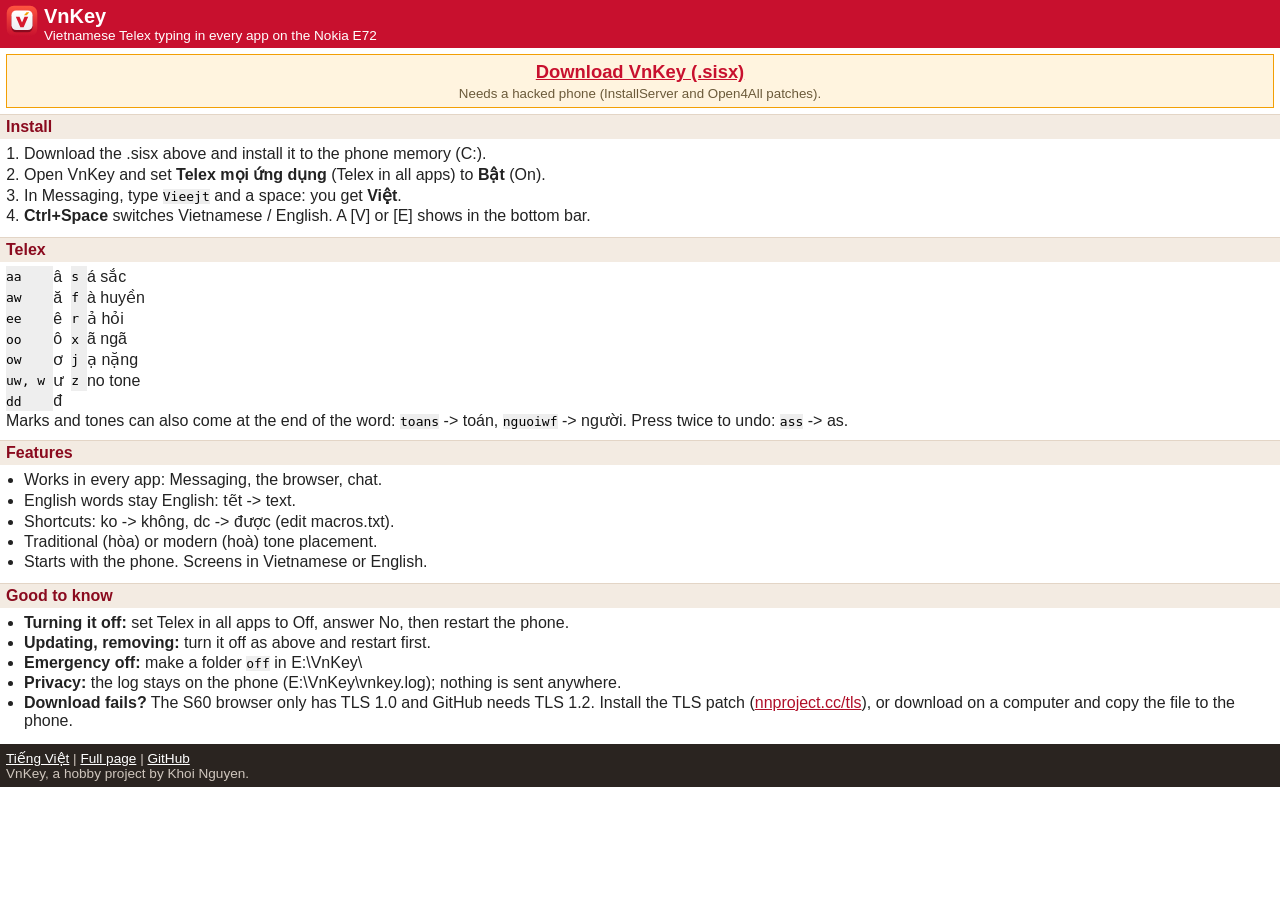
<file: site/m/en.html>
<!DOCTYPE html PUBLIC "-//WAPFORUM//DTD XHTML Mobile 1.2//EN" "http://www.openmobilealliance.org/tech/DTD/xhtml-mobile12.dtd">
<html xmlns="http://www.w3.org/1999/xhtml" xml:lang="en" lang="en">
<head>
<meta http-equiv="Content-Type" content="text/html; charset=utf-8" />
<meta name="viewport" content="width=device-width, initial-scale=1" />
<meta name="HandheldFriendly" content="true" />
<title>VnKey - Vietnamese typing for the Nokia E72</title>
<link rel="icon" type="image/png" href="icon.png" />
<!-- The lite page in English; see index.html. Same text as index.html. -->
<style type="text/css">
body { margin: 0; padding: 0; background: #ffffff; color: #222222; font-family: sans-serif; }
a { color: #b00e28; }
.top { background: #c8102e; color: #ffffff; padding: 5px 6px; }
.top img { float: left; margin: 0 6px 0 0; border: 0; }
.top b { font-size: 1.25em; }
.top span { display: block; margin-left: 38px; font-size: 0.85em; }
.clr { clear: both; }
.dl { margin: 6px; padding: 6px; background: #fff4df; border: 1px solid #f29f05; text-align: center; }
.dl a { font-size: 1.15em; font-weight: bold; color: #c8102e; }
.dl small { display: block; margin-top: 3px; color: #6b5a3a; }
h2 { margin: 6px 0 0 0; padding: 3px 6px; background: #f3ebe2; color: #8a0a1e; font-size: 1em; border-top: 1px solid #e3d5c6; }
.s { padding: 4px 6px; }
ol, ul { margin: 0; padding: 0 0 0 18px; }
li { margin: 2px 0; }
table { border-collapse: collapse; }
td { padding: 1px 8px 1px 0; }
.k { font-family: monospace; color: #000000; background: #eeeeee; }
.foot { margin-top: 8px; padding: 6px; background: #2a2420; color: #cfc6bd; font-size: 0.85em; }
.foot a { color: #ffffff; }
</style>
</head>
<body>

<div class="top">
<img src="icon.png" width="32" height="32" alt="" />
<b>VnKey</b>
<span>Vietnamese Telex typing in every app on the Nokia E72</span>
<div class="clr"></div>
</div>

<div class="dl">
<a href="https://github.com/minhkhoi-dev/vnkey-s60-eseries/releases/latest" id="dl">Download VnKey<!--VERSION--> (.sisx)</a>
<small>Needs a hacked phone (InstallServer and Open4All patches).</small>
</div>

<h2>Install</h2>
<div class="s">
<ol>
<li>Download the .sisx above and install it to the phone memory (C:).</li>
<li>Open VnKey and set <b>Telex mọi ứng dụng</b> (Telex in all apps) to <b>Bật</b> (On).</li>
<li>In Messaging, type <span class="k">Vieejt</span> and a space: you get <b>Việt</b>.</li>
<li><b>Ctrl+Space</b> switches Vietnamese / English. A [V] or [E] shows in the bottom bar.</li>
</ol>
</div>

<h2>Telex</h2>
<div class="s">
<table>
<tr><td class="k">aa</td><td>â</td><td class="k">s</td><td>á sắc</td></tr>
<tr><td class="k">aw</td><td>ă</td><td class="k">f</td><td>à huyền</td></tr>
<tr><td class="k">ee</td><td>ê</td><td class="k">r</td><td>ả hỏi</td></tr>
<tr><td class="k">oo</td><td>ô</td><td class="k">x</td><td>ã ngã</td></tr>
<tr><td class="k">ow</td><td>ơ</td><td class="k">j</td><td>ạ nặng</td></tr>
<tr><td class="k">uw, w</td><td>ư</td><td class="k">z</td><td>no tone</td></tr>
<tr><td class="k">dd</td><td>đ</td><td></td><td></td></tr>
</table>
Marks and tones can also come at the end of the word: <span class="k">toans</span> -> toán, <span class="k">nguoiwf</span> -> người. Press twice to undo: <span class="k">ass</span> -> as.
</div>

<h2>Features</h2>
<div class="s">
<ul>
<li>Works in every app: Messaging, the browser, chat.</li>
<li>English words stay English: tẽt -> text.</li>
<li>Shortcuts: ko -> không, dc -> được (edit macros.txt).</li>
<li>Traditional (hòa) or modern (hoà) tone placement.</li>
<li>Starts with the phone. Screens in Vietnamese or English.</li>
</ul>
</div>

<h2>Good to know</h2>
<div class="s">
<ul>
<li><b>Turning it off:</b> set Telex in all apps to Off, answer No, then restart the phone.</li>
<li><b>Updating, removing:</b> turn it off as above and restart first.</li>
<li><b>Emergency off:</b> make a folder <span class="k">off</span> in E:\VnKey\</li>
<li><b>Privacy:</b> the log stays on the phone (E:\VnKey\vnkey.log); nothing is sent anywhere.</li>
<li><b>Download fails?</b> The S60 browser only has TLS 1.0 and GitHub needs TLS 1.2. Install the TLS patch (<a href="https://nnproject.cc/tls/">nnproject.cc/tls</a>), or download on a computer and copy the file to the phone.</li>
</ul>
</div>

<div class="foot">
<a href="./">Tiếng Việt</a> | <a href="../en/?full">Full page</a> | <a href="https://github.com/minhkhoi-dev/vnkey-s60-eseries">GitHub</a><br />
VnKey, a hobby project by Khoi Nguyen.
</div>

</body>
</html>
</file>
<file: site/style.css>
/* VnKey's introduction page: shared by index.html (Vietnamese) and en/index.html. */
:root {
  --paper: #FBF7F2;
  --paper-2: #F4EDE4;
  --card: #FFFFFF;
  --ink: #1D1815;
  --ink-2: #5E544C;
  --ink-3: #8A7F76;
  --line: #E7DCCF;
  --red: #C8102E;
  --red-hi: #FF5640;
  --red-text: #B00E28;
  --gold: #F29F05;
  --gold-text: #9A6200;
  --kbd-bg: #FFFFFF;
  --kbd-edge: #D9CCBD;
  --shadow: 0 1px 2px rgba(60, 30, 10, .06), 0 8px 24px -12px rgba(60, 30, 10, .18);
  --radius: 16px;
  --sans: "Be Vietnam Pro", system-ui, -apple-system, "Segoe UI", Roboto, sans-serif;
  --mono: "JetBrains Mono", ui-monospace, SFMono-Regular, Menlo, Consolas, monospace;
  color-scheme: light;
}
@media (prefers-color-scheme: dark) {
  :root {
    --paper: #15110F;
    --paper-2: #1C1714;
    --card: #211B18;
    --ink: #F4ECE3;
    --ink-2: #BDB0A4;
    --ink-3: #8C8077;
    --line: #342B26;
    --red-text: #FF7A66;
    --gold-text: #F5B23A;
    --kbd-bg: #2B2420;
    --kbd-edge: #120E0C;
    --shadow: 0 1px 2px rgba(0, 0, 0, .3), 0 10px 30px -14px rgba(0, 0, 0, .7);
    color-scheme: dark;
  }
}

*, *::before, *::after { box-sizing: border-box; }
html { -webkit-text-size-adjust: 100%; scroll-behavior: smooth; }
@media (prefers-reduced-motion: reduce) { html { scroll-behavior: auto; } }
body {
  margin: 0;
  background: var(--paper);
  color: var(--ink);
  font: 400 17px/1.6 var(--sans);
  -webkit-font-smoothing: antialiased;
  text-rendering: optimizeLegibility;
}
img, svg { display: block; max-width: 100%; }
a { color: var(--red-text); text-underline-offset: .18em; text-decoration-thickness: 1px; }
a:hover { text-decoration-thickness: 2px; }
:focus-visible { outline: 2px solid var(--red-hi); outline-offset: 3px; border-radius: 4px; }
code, kbd, pre { font-family: var(--mono); }
code { font-size: .88em; padding: .1em .35em; border-radius: 6px; background: var(--paper-2); border: 1px solid var(--line); white-space: nowrap; }
.wrap { width: min(1120px, 100% - 32px); margin-inline: auto; }
.vh { position: absolute; width: 1px; height: 1px; overflow: hidden; clip: rect(0 0 0 0); white-space: nowrap; }

/* Header */
.top {
  position: sticky; top: 0; z-index: 10;
  background: color-mix(in srgb, var(--paper) 86%, transparent);
  backdrop-filter: saturate(1.4) blur(12px);
  -webkit-backdrop-filter: saturate(1.4) blur(12px);
  border-bottom: 1px solid color-mix(in srgb, var(--line) 70%, transparent);
}
.top .wrap { display: flex; align-items: center; gap: 24px; height: 60px; }
.brand { display: flex; align-items: center; gap: 10px; color: var(--ink); text-decoration: none; font-weight: 800; font-size: 19px; letter-spacing: -.01em; }
.brand img { width: 30px; height: 30px; }
.top nav { display: flex; gap: 22px; margin-left: auto; font-size: 15px; font-weight: 500; }
.top nav a { color: var(--ink-2); text-decoration: none; }
.top nav a:hover { color: var(--ink); }
@media (max-width: 720px) { .top nav a:not(.gh) { display: none; } }

/* Buttons */
.btn {
  display: inline-flex; align-items: center; gap: 10px;
  min-height: 48px; padding: 0 22px; border-radius: 999px;
  font: 600 16px/1 var(--sans); text-decoration: none; white-space: nowrap;
  transition: transform .15s ease, box-shadow .15s ease, background .15s ease;
}
.btn svg { width: 18px; height: 18px; flex: none; }
.btn-primary { background: var(--red); color: #fff; box-shadow: 0 6px 18px -6px rgba(200, 16, 46, .55); }
.btn-primary:hover { background: #B30D28; transform: translateY(-1px); text-decoration: none; }
.btn-ghost { color: var(--ink); border: 1px solid var(--line); background: var(--card); }
.btn-ghost:hover { border-color: var(--ink-3); text-decoration: none; }

/* Hero */
.hero { padding: 56px 0 72px; overflow: hidden; }
.hero .wrap { display: grid; grid-template-columns: 1.08fr .92fr; gap: 48px; align-items: center; }
@media (max-width: 900px) { .hero .wrap { grid-template-columns: 1fr; gap: 40px; } .hero { padding-top: 36px; } }
.eyebrow {
  display: inline-flex; align-items: center; gap: 8px;
  font-size: 14px; font-weight: 600; color: var(--ink-2);
  padding: 6px 12px 6px 8px; border-radius: 999px; background: var(--card); border: 1px solid var(--line);
}
.eyebrow .dot { width: 8px; height: 8px; border-radius: 50%; background: var(--gold); box-shadow: 0 0 0 3px color-mix(in srgb, var(--gold) 25%, transparent); }
h1 {
  margin: 20px 0 18px;
  font-size: clamp(38px, 5.6vw, 64px); line-height: 1.12; letter-spacing: -.03em; font-weight: 800;
  text-wrap: balance;
}
h1 .hl { color: var(--red-text); }
.lede { font-size: clamp(17px, 1.6vw, 20px); color: var(--ink-2); max-width: 34em; margin: 0 0 28px; text-wrap: pretty; }
.cta { display: flex; flex-wrap: wrap; gap: 12px; }
.meta { margin: 18px 0 0; font-size: 14px; color: var(--ink-3); }
.meta a { color: inherit; white-space: nowrap; }

/* The phone */
.device { position: relative; justify-self: center; width: min(340px, 100%); }
.device::before {
  content: ""; position: absolute; inset: 8% -30% 4%; z-index: -1;
  background: radial-gradient(closest-side, color-mix(in srgb, var(--red-hi) 22%, transparent), transparent);
  filter: blur(10px);
}
.phone {
  padding: 18px 14px 20px;
  border-radius: 30px 30px 40px 40px;
  background: linear-gradient(165deg, #61656b 0%, #34373b 30%, #1d1f22 70%, #2a2c30 100%);
  box-shadow:
    inset 0 1px 0 rgba(255, 255, 255, .28),
    inset 0 0 0 1px rgba(255, 255, 255, .07),
    inset 0 -2px 6px rgba(0, 0, 0, .5),
    0 40px 60px -30px rgba(50, 10, 10, .55),
    0 14px 28px -14px rgba(0, 0, 0, .45);
}
.earpiece { width: 58px; height: 5px; margin: 0 auto 12px; border-radius: 3px; background: #0b0c0d; box-shadow: inset 0 1px 2px #000, 0 1px 0 rgba(255, 255, 255, .1); }
.bezel { padding: 7px; border-radius: 8px; background: #060607; box-shadow: inset 0 0 0 1px rgba(255, 255, 255, .06); }
.screen {
  container-type: inline-size;
  aspect-ratio: 4 / 3; overflow: hidden; border-radius: 2px; background: #000;
}
.s60 {
  height: 100%; display: flex; flex-direction: column;
  font: 500 calc(100cqw / 320 * 14) / 1.3 var(--sans);
  color: #fff;
}
.s60 .sp, .s60 .cp {
  display: flex; align-items: center; gap: .45em; padding: 0 .5em; flex: none;
  background: linear-gradient(#2a508f, #142b55);
  box-shadow: inset 0 -1px 0 rgba(255, 255, 255, .12);
}
.s60 .sp { height: 2.05em; }
.s60 .cp { height: 1.95em; background: linear-gradient(#183463, #0c1b38); box-shadow: inset 0 1px 0 rgba(255, 255, 255, .14); justify-content: space-between; font-weight: 600; }
.s60 .sig, .s60 .bat { display: flex; align-items: flex-end; gap: .1em; height: 1em; }
.s60 .sig i, .s60 .bat i { width: .2em; background: #fff; border-radius: .04em; }
.s60 .sig i:nth-child(1) { height: 30%; } .s60 .sig i:nth-child(2) { height: 48%; }
.s60 .sig i:nth-child(3) { height: 66%; } .s60 .sig i:nth-child(4) { height: 83%; }
.s60 .sig i:nth-child(5) { height: 100%; }
.s60 .bat { margin-left: auto; align-items: center; }
.s60 .bat i { height: .95em; width: .26em; }
.s60 .bat b { width: .14em; height: .45em; background: #fff; border-radius: 0 .05em .05em 0; }
.s60 .title { font-weight: 700; font-size: .95em; letter-spacing: .01em; }
.s60 .ed { flex: 1; min-height: 0; padding: .45em .6em; background: linear-gradient(#ffffff, #eef2f8); color: #12161d; display: flex; flex-direction: column; gap: .4em; }
.s60 .to { display: flex; gap: .45em; padding: .12em .45em; font-size: .86em; color: #31466b; background: #fff; border: 1px solid #a9bbd6; border-radius: .25em; }
.s60 .to b { font-weight: 600; color: #12161d; }
.s60 .msg { font-size: 1.02em; line-height: 1.42; overflow-wrap: anywhere; transition: opacity .35s ease, transform .35s ease; }
.s60 .msg.away { opacity: 0; transform: translateY(-.6em); }
.s60 .caret { display: inline-block; width: .09em; min-width: 1px; height: 1.15em; margin-left: .03em; vertical-align: -.22em; background: #1b4fa8; animation: blink 1.05s steps(1) infinite; }
@keyframes blink { 50% { opacity: 0; } }
.s60 .mid { display: flex; align-items: center; gap: .4em; font-weight: 500; font-size: .92em; }
.s60 .mid svg { width: calc(100cqw / 320 * 13); height: auto; }
.s60 .wlan { width: calc(100cqw / 320 * 12) !important; }

.navkeys { display: grid; grid-template-columns: 1fr 1fr auto 1fr 1fr; align-items: center; gap: 8px; padding: 14px 4px 12px; }
.nk { height: 13px; border-radius: 7px; background: linear-gradient(#3f4247, #222428); box-shadow: inset 0 1px 0 rgba(255, 255, 255, .13), 0 1px 1px rgba(0, 0, 0, .6); position: relative; }
.nk.call::after, .nk.end::after { content: ""; position: absolute; left: 50%; top: 50%; width: 12px; height: 3px; margin: -1.5px 0 0 -6px; border-radius: 2px; }
.nk.call::after { background: #3fbf5f; }
.nk.end::after { background: #e5484d; }
.dpad { width: 50px; height: 50px; border-radius: 50%; background: radial-gradient(circle at 50% 35%, #50545a, #232528 72%); box-shadow: inset 0 1px 0 rgba(255, 255, 255, .18), 0 2px 4px rgba(0, 0, 0, .55); display: grid; place-items: center; }
.dpad::after { content: ""; width: 20px; height: 20px; border-radius: 50%; background: radial-gradient(circle at 40% 35%, #a9adb3, #5d6167 70%); box-shadow: 0 1px 2px rgba(0, 0, 0, .6); }

.kb { display: grid; grid-template-columns: repeat(10, 1fr); gap: 5px 4px; }
.key {
  position: relative; height: 25px; border-radius: 5px 5px 8px 8px;
  display: grid; place-items: center;
  font: 600 10.5px/1 var(--sans); color: #ECEDEF; text-transform: uppercase;
  background: linear-gradient(#383b40, #1e2023);
  box-shadow: inset 0 1px 0 rgba(255, 255, 255, .14), 0 1px 0 rgba(0, 0, 0, .7);
  transition: background .18s ease, color .18s ease, box-shadow .18s ease, transform .08s ease;
}
.key sup { position: absolute; top: 2px; right: 3px; font-size: 7px; font-weight: 700; color: #F5B23A; }
.key.mod { font-size: 8px; color: #B7BBC1; text-transform: none; letter-spacing: .02em; }
.key.space { grid-column: span 4; }
.key.on {
  background: linear-gradient(#ff6a52, #c8102e); color: #fff; transform: translateY(1px);
  box-shadow: 0 0 0 1px rgba(255, 106, 82, .55), 0 0 16px rgba(255, 86, 64, .65);
  transition-duration: .04s;
}
.key.on sup { color: #fff; }

.demo-cap {
  display: flex; align-items: center; justify-content: center; flex-wrap: wrap; gap: 10px;
  margin: 22px auto 0; font-size: 15px; color: var(--ink-2); min-height: 36px;
}
.demo-cap .lbl { font-size: 12px; font-weight: 600; letter-spacing: .08em; text-transform: uppercase; color: var(--ink-3); }
.demo-cap kbd, .demo-cap .out {
  display: inline-block; min-width: 4.5em; padding: 5px 12px; border-radius: 9px; text-align: center;
  font-size: 16px; font-weight: 700;
}
.demo-cap kbd { font-family: var(--mono); background: var(--kbd-bg); color: var(--ink); border: 1px solid var(--line); box-shadow: 0 2px 0 var(--kbd-edge); }
.demo-cap .out { font-family: var(--sans); background: var(--red); color: #fff; }
.demo-cap .arrow { color: var(--ink-3); }

/* Sections */
section { padding: 84px 0; }
section.alt { background: var(--paper-2); border-block: 1px solid var(--line); }
.kicker { font-size: 13px; font-weight: 700; letter-spacing: .1em; text-transform: uppercase; color: var(--red-text); margin: 0 0 10px; }
h2 { font-size: clamp(28px, 3.6vw, 42px); line-height: 1.18; letter-spacing: -.025em; font-weight: 800; margin: 0 0 14px; text-wrap: balance; }
.sub { color: var(--ink-2); max-width: 40em; margin: 0 0 40px; font-size: 18px; text-wrap: pretty; }
h3 { font-size: 19px; line-height: 1.3; letter-spacing: -.01em; margin: 0 0 8px; font-weight: 700; }

.grid3 { display: grid; grid-template-columns: repeat(3, 1fr); gap: 18px; }
@media (max-width: 960px) { .grid3 { grid-template-columns: repeat(2, 1fr); } }
@media (max-width: 620px) { .grid3 { grid-template-columns: 1fr; } }
.card { background: var(--card); border: 1px solid var(--line); border-radius: var(--radius); padding: 24px; box-shadow: var(--shadow); }
.card p { margin: 0; color: var(--ink-2); font-size: 16px; }
.sample {
  display: flex; flex-wrap: wrap; align-items: center; gap: 8px;
  margin: 0 0 18px; min-height: 40px;
}
.sample .to { color: var(--ink-3); }
.sample .res { font-weight: 700; font-size: 19px; }
.sample .mk { display: inline-flex; padding: 3px; border-radius: 6px; background: #142b55; }
.sample .mk svg { width: 20px; height: auto; }
.sample .tag { font-size: 12px; font-weight: 600; color: var(--ink-3); }

kbd.k {
  display: inline-block; min-width: 1.9em; padding: 3px 8px; border-radius: 7px; text-align: center;
  font: 700 15px/1.3 var(--mono); color: var(--ink);
  background: var(--kbd-bg); border: 1px solid var(--line); box-shadow: 0 2px 0 var(--kbd-edge);
}

/* How it works */
.steps { display: grid; grid-template-columns: repeat(3, 1fr); gap: 18px; counter-reset: s; margin: 0; padding: 0; list-style: none; }
@media (max-width: 820px) { .steps { grid-template-columns: 1fr; } }
.steps li { position: relative; padding: 22px 22px 22px 66px; background: var(--card); border: 1px solid var(--line); border-radius: var(--radius); color: var(--ink-2); font-size: 16px; }
.steps li::before {
  counter-increment: s; content: counter(s);
  position: absolute; left: 20px; top: 20px; width: 32px; height: 32px; border-radius: 50%;
  display: grid; place-items: center; font-weight: 800; font-size: 15px; color: #fff; background: var(--red);
}
.steps strong { display: block; color: var(--ink); font-size: 17px; margin-bottom: 4px; }

/* Telex */
.telex { display: grid; grid-template-columns: 1fr 1fr 1.15fr; gap: 18px; align-items: start; }
@media (max-width: 960px) { .telex { grid-template-columns: 1fr 1fr; } .telex .tricks { grid-column: 1 / -1; } }
@media (max-width: 620px) { .telex { grid-template-columns: 1fr; } }
.tbl { width: 100%; border-collapse: collapse; font-size: 16px; }
.tbl th { text-align: left; font-size: 12px; font-weight: 700; letter-spacing: .08em; text-transform: uppercase; color: var(--ink-3); padding: 0 0 10px; }
.tbl td { padding: 7px 0; border-top: 1px solid var(--line); vertical-align: middle; }
.tbl td:last-child { text-align: right; color: var(--ink-3); font-size: 14px; }
.tbl .r { font-weight: 700; font-size: 20px; padding-left: 10px; }
.tbl .r::before { content: "→"; color: var(--ink-3); font-weight: 400; font-size: 15px; margin-right: 10px; }
.note { margin: 26px 0 0; font-size: 14px; color: var(--ink-3); }

/* Install */
.install { display: grid; grid-template-columns: 1.15fr .85fr; gap: 28px; align-items: start; }
@media (max-width: 900px) { .install { grid-template-columns: 1fr; } }
.req { border-left: 4px solid var(--gold); }
.req ul, .good ul { margin: 0; padding: 0; list-style: none; display: grid; gap: 14px; }
.req li, .good li { color: var(--ink-2); font-size: 16px; }
.req li strong, .good li strong { color: var(--ink); }
.howto { margin: 0; padding: 0; list-style: none; counter-reset: i; display: grid; gap: 4px; }
.howto li { position: relative; padding: 16px 0 16px 52px; border-top: 1px solid var(--line); color: var(--ink-2); }
.howto li:first-child { border-top: 0; padding-top: 4px; }
.howto li:first-child::before { top: 4px; }
.howto li::before {
  counter-increment: i; content: counter(i);
  position: absolute; left: 0; top: 16px; width: 34px; height: 34px; border-radius: 10px;
  display: grid; place-items: center; font-weight: 800; color: var(--red-text);
  background: color-mix(in srgb, var(--red) 10%, var(--card)); border: 1px solid color-mix(in srgb, var(--red) 25%, var(--line));
}
.howto strong { color: var(--ink); }
.vi { font-style: normal; font-weight: 600; color: var(--ink); }
.good { margin-top: 18px; }

/* Build */
.build { display: grid; grid-template-columns: 1fr 1fr; gap: 28px; align-items: center; }
@media (max-width: 900px) { .build { grid-template-columns: 1fr; } }
pre {
  margin: 0; padding: 20px 22px; overflow-x: auto; border-radius: var(--radius);
  background: #17120F; color: #EDE5DB; font-size: 14px; line-height: 1.7;
  border: 1px solid #2E2622; box-shadow: var(--shadow);
}
pre code { padding: 0; border: 0; border-radius: 0; background: none; color: inherit; font-size: inherit; white-space: pre; }
pre .c { color: #8C7F75; }
pre .p { color: var(--red-hi); user-select: none; }
.build p { color: var(--ink-2); margin: 0 0 14px; }

/* Footer */
footer { padding: 40px 0 56px; color: var(--ink-3); font-size: 14px; border-top: 1px solid var(--line); }
footer .wrap { display: flex; flex-wrap: wrap; gap: 12px 28px; justify-content: space-between; align-items: center; }
footer .brand { font-size: 16px; }
footer .brand img { width: 24px; height: 24px; }
footer p { margin: 0; max-width: 46em; }

@media (max-width: 520px) {
  body { font-size: 16px; }
  section { padding: 64px 0; }
  .btn { width: 100%; justify-content: center; }
  .card { padding: 20px; }
}
@media (prefers-reduced-motion: reduce) {
  .s60 .caret { animation: none; }
  .btn, .key, .s60 .msg { transition: none; }
}

/* Language switch */
.lang { display: inline-flex; flex: none; padding: 3px; border: 1px solid var(--line); border-radius: 999px; background: var(--card); font-size: 13px; font-weight: 700; line-height: 1; }
.lang a { padding: 6px 10px; border-radius: 999px; color: var(--ink-2); text-decoration: none; }
.lang a:hover { color: var(--ink); }
.lang a[aria-current] { background: var(--ink); color: var(--paper); }
</file>
